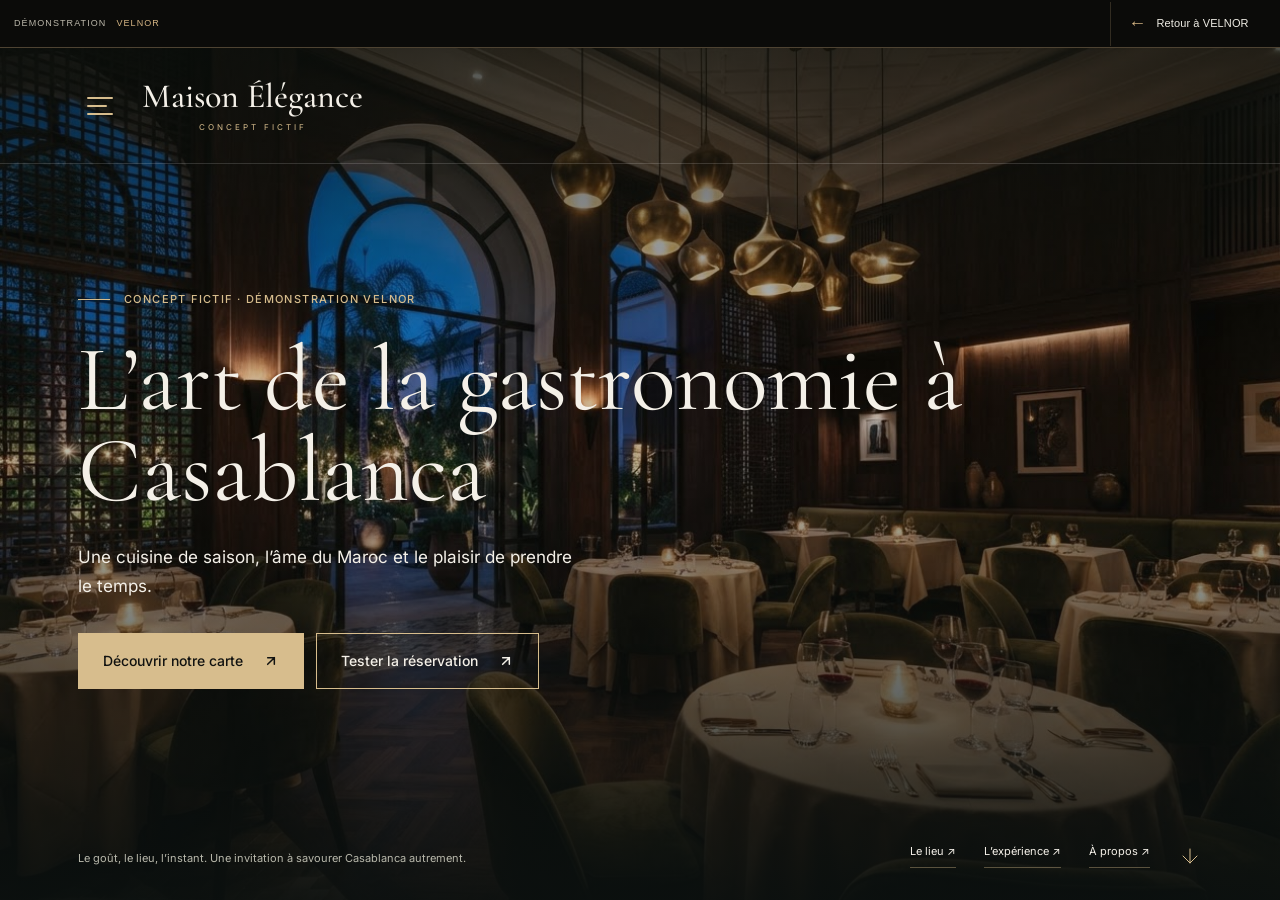
<file: index.html>
<!doctype html>
<html lang="fr"><head><meta charset="UTF-8"><meta name="viewport" content="width=device-width, initial-scale=1"><meta name="robots" content="noindex"><meta name="theme-color" content="#111210"><meta name="description" content="Maison Élégance, concept fictif de restaurant gastronomique à Casablanca. Une démonstration VELNOR."><title>Accueil · Maison Élégance</title><link rel="stylesheet" href="fonts.css"><link rel="stylesheet" href="style.css?v=20261017-1"><script src="app.js?v=20261017-1" defer></script><link rel="stylesheet" href="demo-return.css?v=20261108-1"></head><body class="home velnor-demo" data-demo="maison-elegance"><aside class="velnor-demo-bar" aria-label="Démonstration VELNOR"><span class="velnor-demo-label">Démonstration <b>VELNOR</b></span><a class="velnor-demo-back" href="https://wearevelnor.pages.dev/projets/maison-elegance/" aria-label="Retour à VELNOR — Projet Maison Élégance"><span aria-hidden="true">←</span> Retour à VELNOR</a></aside><div class="hero"><img class="hero-photo" src="assets/imgSalleAuCrepuscule.png" alt="Salle de Maison Élégance au crépuscule, tables dressées et lumière feutrée" fetchpriority="high"><a class="skip" href="#main">Aller au contenu</a><header class="header" data-node-id="4:5559"><div class="header-identity"><button class="menu-toggle" type="button" aria-label="Ouvrir le menu" aria-controls="site-menu" aria-expanded="false" aria-haspopup="dialog"><span class="menu-lines" aria-hidden="true"><span></span><span></span><span></span></span></button><a class="brand" href="index.html" aria-label="Maison Élégance, accueil"><span>Maison Élégance</span><small>CONCEPT FICTIF</small></a></div></header><main class="hero-content" id="main" data-node-id="4:5571"><div class="hero-invitation"><p class="eyebrow">Concept fictif · Démonstration VELNOR</p><h1>L’art de la gastronomie à Casablanca</h1><p class="hero-description">Une cuisine de saison, l’âme du Maroc et le plaisir de prendre le temps.</p><div class="actions"><a class="button gold" href="carte.html">Découvrir notre carte<img src="assets/imgArrowUpRight1.svg" alt="" width="16" height="16"></a><a class="button outline" href="reservation.html">Tester la réservation<img src="assets/imgArrowUpRight.svg" alt="" width="16" height="16"></a></div></div><div class="hero-bottom"><p>Le goût, le lieu, l’instant. Une invitation à savourer Casablanca autrement.</p><nav class="home-explore" aria-label="Découvrir la maison"><a href="maison.html" aria-label="Découvrir la maison">Le lieu ↗</a><a href="experience.html">L’expérience ↗</a><a href="contact.html">À propos ↗</a><a class="discover-arrow" href="maison.html" aria-label="Découvrir la maison"><img src="assets/imgArrowDown.svg" alt="" width="24" height="24"></a></nav></div></main></div><dialog class="navigation-drawer" id="site-menu" aria-label="Menu Maison Élégance"><div class="drawer-top"><button class="drawer-close" type="button" aria-label="Fermer le menu" autofocus><span class="menu-lines is-cross" aria-hidden="true"><span></span><span></span><span></span></span></button><span class="drawer-heading">Maison Élégance<small>CONCEPT FICTIF</small></span></div><div class="drawer-content"><p class="eyebrow">Explorez la maison</p><nav class="drawer-links" aria-label="Toutes les pages"><a href="index.html" aria-current="page"><span class="drawer-number" aria-hidden="true">01</span><span>Accueil</span><span class="drawer-link-arrow" aria-hidden="true">↗</span></a><a href="maison.html"><span class="drawer-number" aria-hidden="true">02</span><span>La maison</span><span class="drawer-link-arrow" aria-hidden="true">↗</span></a><a href="carte.html"><span class="drawer-number" aria-hidden="true">03</span><span>La carte</span><span class="drawer-link-arrow" aria-hidden="true">↗</span></a><a href="experience.html"><span class="drawer-number" aria-hidden="true">04</span><span>L’expérience</span><span class="drawer-link-arrow" aria-hidden="true">↗</span></a><a href="reservation.html"><span class="drawer-number" aria-hidden="true">05</span><span>Réservation</span><span class="drawer-link-arrow" aria-hidden="true">↗</span></a><a href="contact.html"><span class="drawer-number" aria-hidden="true">06</span><span>Contact</span><span class="drawer-link-arrow" aria-hidden="true">↗</span></a></nav><div class="drawer-signature"><span>MÉ</span><p>Le goût. Le lieu. L’instant.</p><small>GASTRONOMIE CONTEMPORAINE</small></div></div></dialog></body></html>
</file>
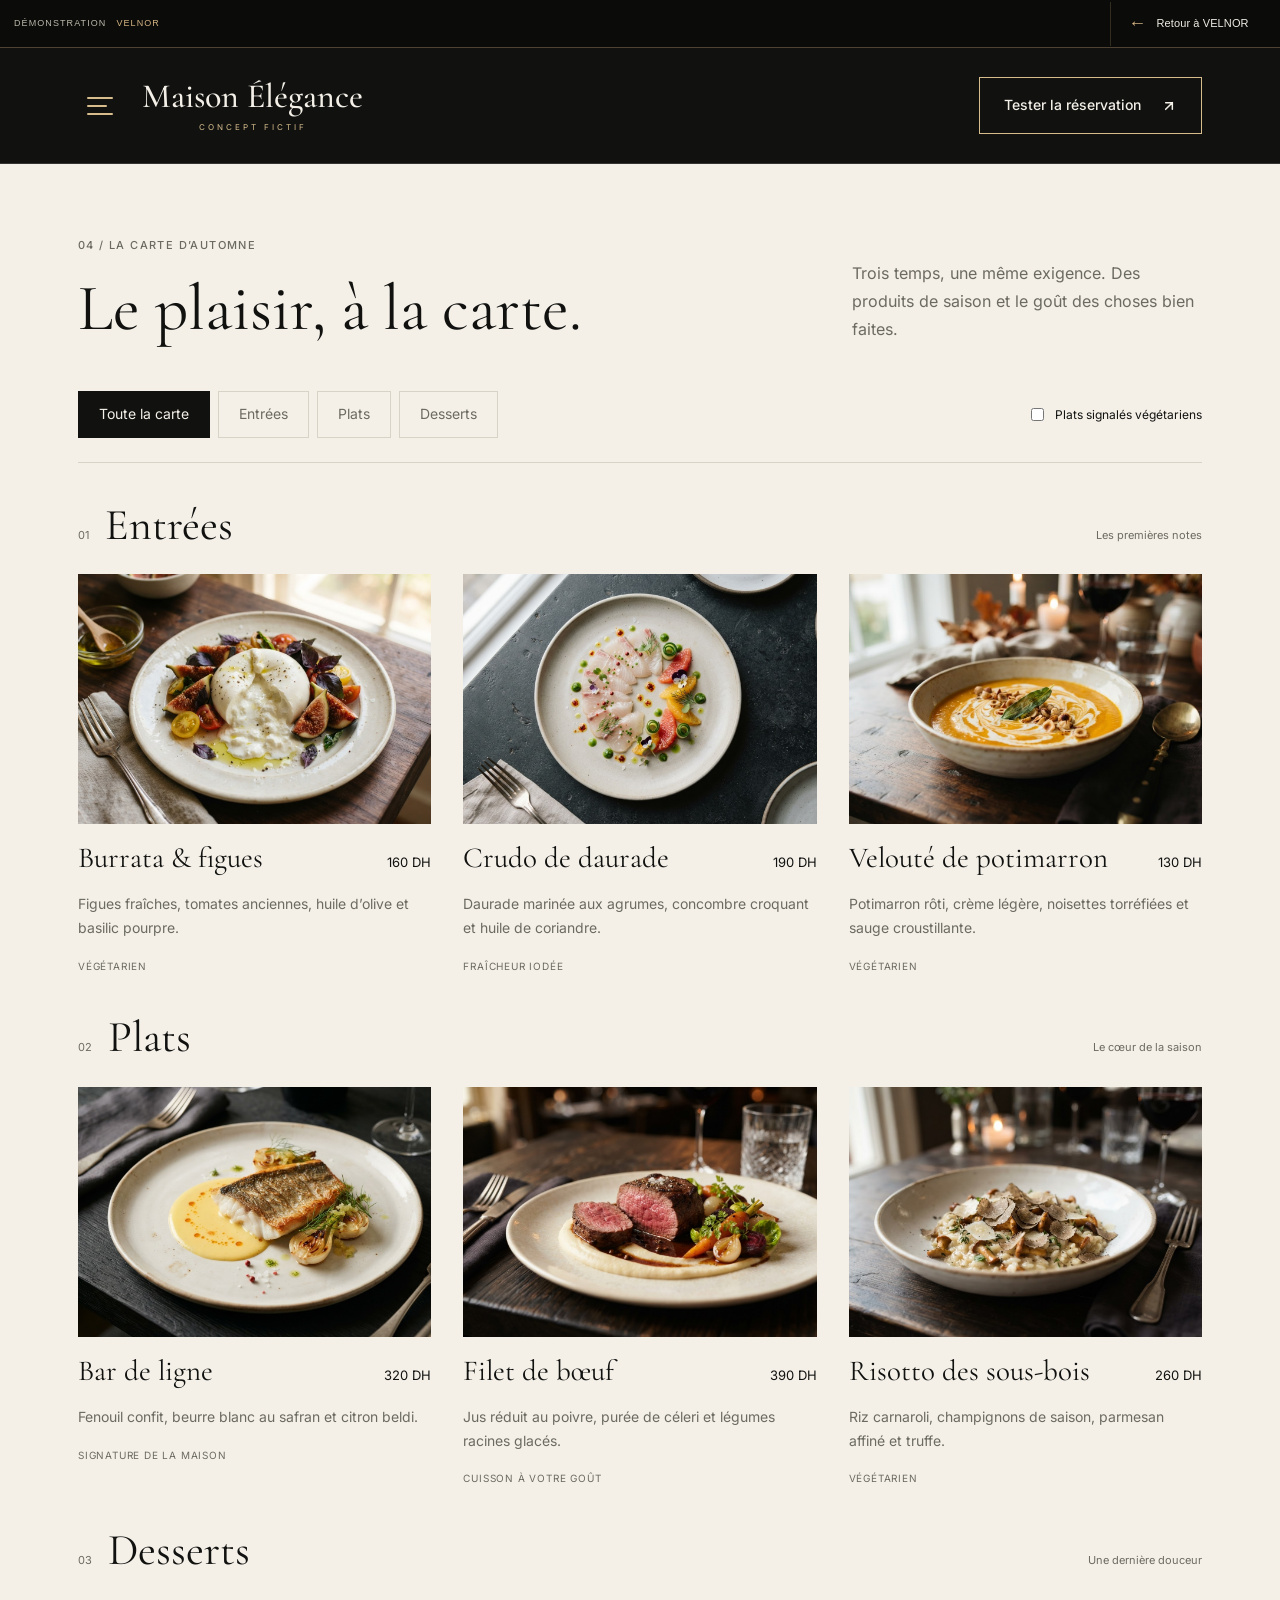
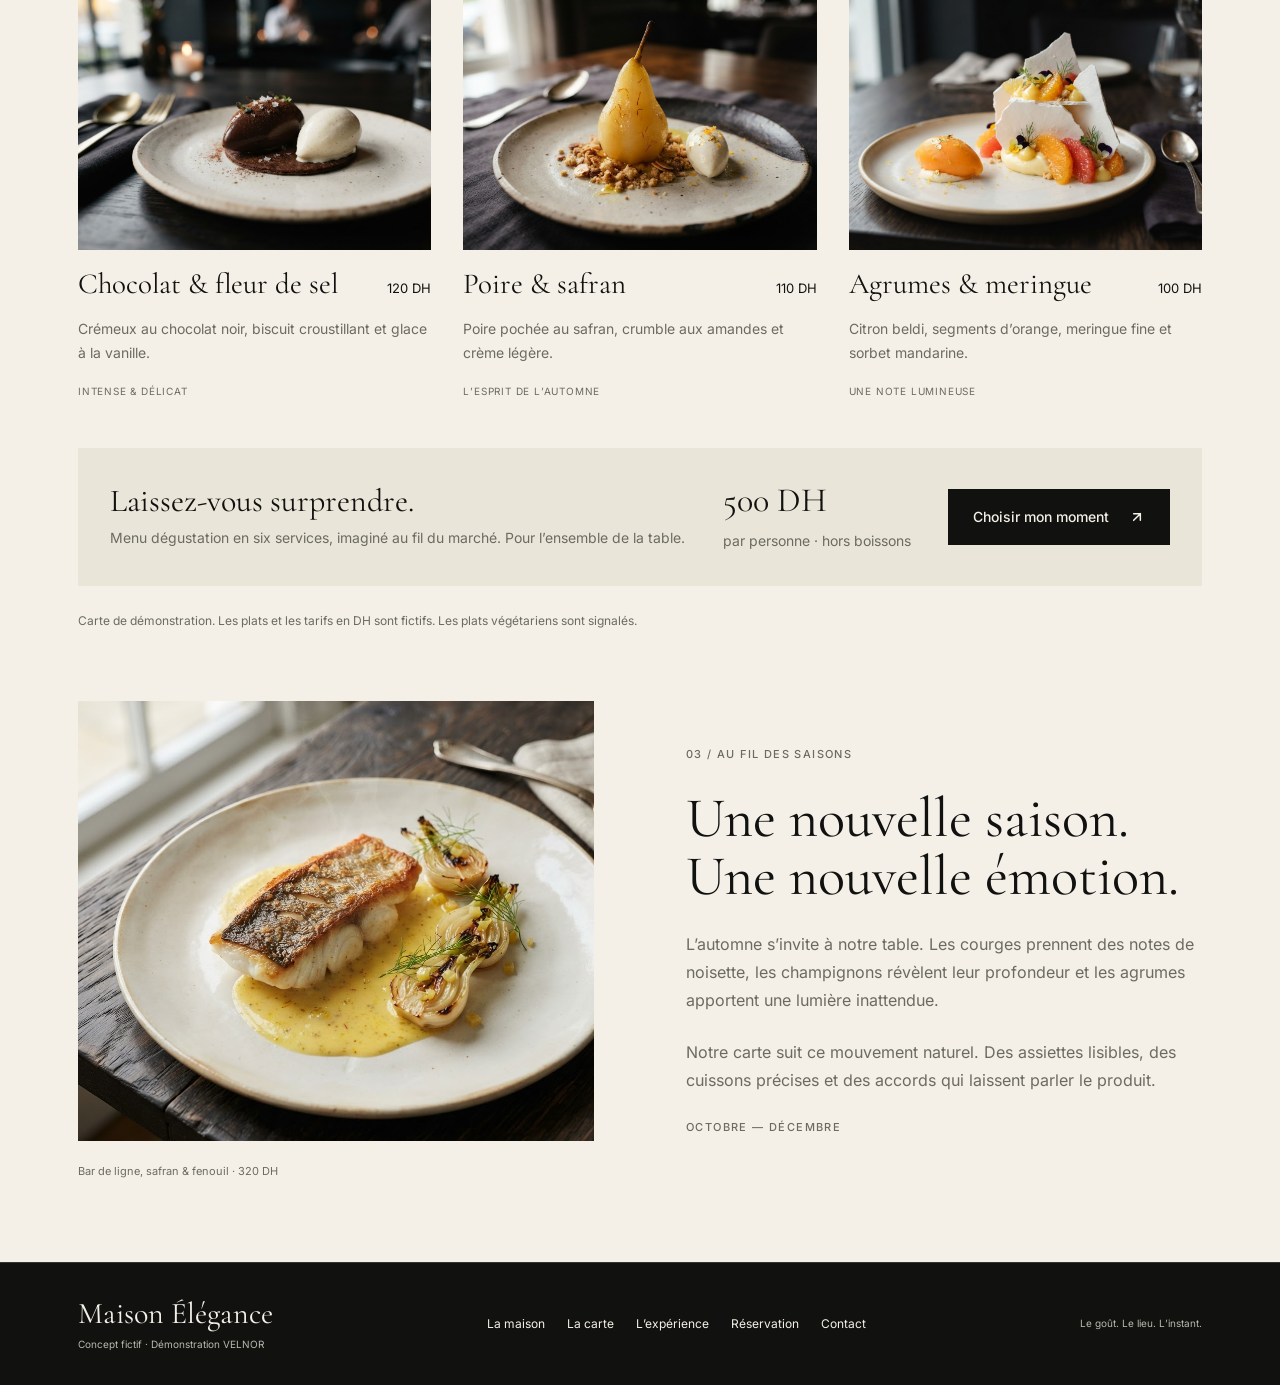
<file: carte.html>
<!doctype html>
<html lang="fr"><head><meta charset="UTF-8"><meta name="viewport" content="width=device-width, initial-scale=1"><meta name="robots" content="noindex"><meta name="theme-color" content="#111210"><meta name="description" content="Maison Élégance, concept fictif de restaurant gastronomique à Casablanca. Une démonstration VELNOR."><title>La carte · Maison Élégance</title><link rel="stylesheet" href="fonts.css"><link rel="stylesheet" href="style.css?v=20261017-1"><script src="app.js?v=20261017-1" defer></script><link rel="stylesheet" href="demo-return.css?v=20261108-1"></head><body class="velnor-demo" data-demo="maison-elegance"><aside class="velnor-demo-bar" aria-label="Démonstration VELNOR"><span class="velnor-demo-label">Démonstration <b>VELNOR</b></span><a class="velnor-demo-back" href="https://wearevelnor.pages.dev/projets/maison-elegance/" aria-label="Retour à VELNOR — Projet Maison Élégance"><span aria-hidden="true">←</span> Retour à VELNOR</a></aside><a class="skip" href="#main">Aller au contenu</a><header class="header" data-node-id="4:5559"><div class="header-identity"><button class="menu-toggle" type="button" aria-label="Ouvrir le menu" aria-controls="site-menu" aria-expanded="false" aria-haspopup="dialog"><span class="menu-lines" aria-hidden="true"><span></span><span></span><span></span></span></button><a class="brand" href="index.html" aria-label="Maison Élégance, accueil"><span>Maison Élégance</span><small>CONCEPT FICTIF</small></a></div><nav class="nav" id="navigation" aria-label="Réservation"><a class="button outline" href="reservation.html">Tester la réservation<img src="assets/imgArrowUpRight.svg" alt="" width="16" height="16"></a></nav></header><main class="page" id="main"><div class="page-intro"><div><p class="eyebrow">04 / La carte d’automne</p><h1>Le plaisir, à la carte.</h1></div><p>Trois temps, une même exigence. Des produits de saison et le goût des choses bien faites.</p></div><div class="filters" role="group" aria-label="Filtrer la carte"><button class="filter" data-filter="all" aria-pressed="true">Toute la carte</button><button class="filter" data-filter="entrees" aria-pressed="false">Entrées</button><button class="filter" data-filter="plats" aria-pressed="false">Plats</button><button class="filter" data-filter="desserts" aria-pressed="false">Desserts</button><label><input type="checkbox" id="vegetarian"> Plats signalés végétariens</label></div><p class="sr-only" id="menu-status" aria-live="polite" style="position:absolute;width:1px;height:1px;overflow:hidden;clip-path:inset(50%)">9 plats affichés</p><p class="empty" id="empty-menu" hidden>Aucun plat signalé végétarien dans cette catégorie. Essayez une autre catégorie ou désactivez le filtre.</p><section class="menu-section" data-category="entrees" aria-label="Entrées"><div class="category-heading"><span>01</span><h2>Entrées</h2><small>Les premières notes</small></div><div class="dishes"><button class="dish" data-vegetarian="true" aria-label="Découvrir Burrata &amp; figues"><span class="dish-image"><img src="assets/imgPhotographieDuPlat.png" alt="Burrata &amp; figues" loading="lazy"><span>Découvrir ↗</span></span><span class="dish-heading"><span class="dish-name" role="heading" aria-level="3">Burrata &amp; figues</span><span class="price">160 DH</span></span><span class="dish-description">Figues fraîches, tomates anciennes, huile d’olive et basilic pourpre.</span><span class="tag">Végétarien</span></button><button class="dish" data-vegetarian="false" aria-label="Découvrir Crudo de daurade"><span class="dish-image"><img src="assets/imgPhotographieDuPlat1.png" alt="Crudo de daurade" loading="lazy"><span>Découvrir ↗</span></span><span class="dish-heading"><span class="dish-name" role="heading" aria-level="3">Crudo de daurade</span><span class="price">190 DH</span></span><span class="dish-description">Daurade marinée aux agrumes, concombre croquant et huile de coriandre.</span><span class="tag">Fraîcheur iodée</span></button><button class="dish" data-vegetarian="true" aria-label="Découvrir Velouté de potimarron"><span class="dish-image"><img src="assets/imgPhotographieDuPlat2.png" alt="Velouté de potimarron" loading="lazy"><span>Découvrir ↗</span></span><span class="dish-heading"><span class="dish-name" role="heading" aria-level="3">Velouté de potimarron</span><span class="price">130 DH</span></span><span class="dish-description">Potimarron rôti, crème légère, noisettes torréfiées et sauge croustillante.</span><span class="tag">Végétarien</span></button></div></section><section class="menu-section" data-category="plats" aria-label="Plats"><div class="category-heading"><span>02</span><h2>Plats</h2><small>Le cœur de la saison</small></div><div class="dishes"><button class="dish" data-vegetarian="false" aria-label="Découvrir Bar de ligne"><span class="dish-image"><img src="assets/imgPhotographieDuPlat3.png" alt="Bar de ligne" loading="lazy"><span>Découvrir ↗</span></span><span class="dish-heading"><span class="dish-name" role="heading" aria-level="3">Bar de ligne</span><span class="price">320 DH</span></span><span class="dish-description">Fenouil confit, beurre blanc au safran et citron beldi.</span><span class="tag">Signature de la maison</span></button><button class="dish" data-vegetarian="false" aria-label="Découvrir Filet de bœuf"><span class="dish-image"><img src="assets/imgPhotographieDuPlat4.png" alt="Filet de bœuf" loading="lazy"><span>Découvrir ↗</span></span><span class="dish-heading"><span class="dish-name" role="heading" aria-level="3">Filet de bœuf</span><span class="price">390 DH</span></span><span class="dish-description">Jus réduit au poivre, purée de céleri et légumes racines glacés.</span><span class="tag">Cuisson à votre goût</span></button><button class="dish" data-vegetarian="true" aria-label="Découvrir Risotto des sous-bois"><span class="dish-image"><img src="assets/imgPhotographieDuPlat5.png" alt="Risotto des sous-bois" loading="lazy"><span>Découvrir ↗</span></span><span class="dish-heading"><span class="dish-name" role="heading" aria-level="3">Risotto des sous-bois</span><span class="price">260 DH</span></span><span class="dish-description">Riz carnaroli, champignons de saison, parmesan affiné et truffe.</span><span class="tag">Végétarien</span></button></div></section><section class="menu-section" data-category="desserts" aria-label="Desserts"><div class="category-heading"><span>03</span><h2>Desserts</h2><small>Une dernière douceur</small></div><div class="dishes"><button class="dish" data-vegetarian="false" aria-label="Découvrir Chocolat &amp; fleur de sel"><span class="dish-image"><img src="assets/imgPhotographieDuPlat6.png" alt="Chocolat &amp; fleur de sel" loading="lazy"><span>Découvrir ↗</span></span><span class="dish-heading"><span class="dish-name" role="heading" aria-level="3">Chocolat &amp; fleur de sel</span><span class="price">120 DH</span></span><span class="dish-description">Crémeux au chocolat noir, biscuit croustillant et glace à la vanille.</span><span class="tag">Intense & délicat</span></button><button class="dish" data-vegetarian="false" aria-label="Découvrir Poire &amp; safran"><span class="dish-image"><img src="assets/imgPhotographieDuPlat7.png" alt="Poire &amp; safran" loading="lazy"><span>Découvrir ↗</span></span><span class="dish-heading"><span class="dish-name" role="heading" aria-level="3">Poire &amp; safran</span><span class="price">110 DH</span></span><span class="dish-description">Poire pochée au safran, crumble aux amandes et crème légère.</span><span class="tag">L’esprit de l’automne</span></button><button class="dish" data-vegetarian="false" aria-label="Découvrir Agrumes &amp; meringue"><span class="dish-image"><img src="assets/imgPhotographieDuPlat8.png" alt="Agrumes &amp; meringue" loading="lazy"><span>Découvrir ↗</span></span><span class="dish-heading"><span class="dish-name" role="heading" aria-level="3">Agrumes &amp; meringue</span><span class="price">100 DH</span></span><span class="dish-description">Citron beldi, segments d’orange, meringue fine et sorbet mandarine.</span><span class="tag">Une note lumineuse</span></button></div></section><section class="tasting"><div><h2 style="font-size:32px">Laissez-vous surprendre.</h2><p>Menu dégustation en six services, imaginé au fil du marché. Pour l’ensemble de la table.</p></div><div><span class="tasting-price">500 DH</span><p>par personne · hors boissons</p></div><a class="button ink" href="reservation.html">Choisir mon moment<img src="assets/imgArrowUpRight.svg" alt="" width="16" height="16"></a></section><p class="menu-note">Carte de démonstration. Les plats et les tarifs en DH sont fictifs. Les plats végétariens sont signalés.</p><section class="split season"><figure style="margin:0"><img class="portrait" src="assets/imgBarEtFenouil.png" alt="Bar de ligne servi avec fenouil confit et beurre blanc au safran" loading="lazy"><figcaption class="caption">Bar de ligne, safran & fenouil · 320 DH</figcaption></figure><div class="editorial"><p class="eyebrow">03 / Au fil des saisons</p><h2>Une nouvelle saison. Une nouvelle émotion.</h2><p>L’automne s’invite à notre table. Les courges prennent des notes de noisette, les champignons révèlent leur profondeur et les agrumes apportent une lumière inattendue.</p><p>Notre carte suit ce mouvement naturel. Des assiettes lisibles, des cuissons précises et des accords qui laissent parler le produit.</p><p class="eyebrow">Octobre — Décembre</p></div></section></main><dialog id="dish-dialog" aria-labelledby="dish-title"><button class="dialog-close" aria-label="Fermer le détail du plat">×</button><img class="dialog-photo" alt=""><div class="dialog-content"><p class="tag"></p><div class="dish-heading"><h2 id="dish-title"></h2><span class="dialog-price price"></span></div><p class="dialog-description"></p><p class="form-info">Les ingrédients présentés ne constituent pas une liste exhaustive des allergènes.</p><a class="button ink" href="reservation.html">Tester la réservation<img src="assets/imgArrowUpRight.svg" alt="" width="16" height="16"></a></div></dialog><footer class="footer"><div><a class="footer-brand" href="index.html">Maison Élégance</a><p class="copyright">Concept fictif · Démonstration VELNOR</p></div><nav class="footer-links" aria-label="Navigation de pied de page"><a href="maison.html">La maison</a><a href="carte.html">La carte</a><a href="experience.html">L’expérience</a><a href="reservation.html">Réservation</a><a href="contact.html">Contact</a></nav><p>Le goût. Le lieu. L’instant.</p></footer><dialog class="navigation-drawer" id="site-menu" aria-label="Menu Maison Élégance"><div class="drawer-top"><button class="drawer-close" type="button" aria-label="Fermer le menu" autofocus><span class="menu-lines is-cross" aria-hidden="true"><span></span><span></span><span></span></span></button><span class="drawer-heading">Maison Élégance<small>CONCEPT FICTIF</small></span></div><div class="drawer-content"><p class="eyebrow">Explorez la maison</p><nav class="drawer-links" aria-label="Toutes les pages"><a href="index.html"><span class="drawer-number" aria-hidden="true">01</span><span>Accueil</span><span class="drawer-link-arrow" aria-hidden="true">↗</span></a><a href="maison.html"><span class="drawer-number" aria-hidden="true">02</span><span>La maison</span><span class="drawer-link-arrow" aria-hidden="true">↗</span></a><a href="carte.html" aria-current="page"><span class="drawer-number" aria-hidden="true">03</span><span>La carte</span><span class="drawer-link-arrow" aria-hidden="true">↗</span></a><a href="experience.html"><span class="drawer-number" aria-hidden="true">04</span><span>L’expérience</span><span class="drawer-link-arrow" aria-hidden="true">↗</span></a><a href="reservation.html"><span class="drawer-number" aria-hidden="true">05</span><span>Réservation</span><span class="drawer-link-arrow" aria-hidden="true">↗</span></a><a href="contact.html"><span class="drawer-number" aria-hidden="true">06</span><span>Contact</span><span class="drawer-link-arrow" aria-hidden="true">↗</span></a></nav><div class="drawer-signature"><span>MÉ</span><p>Le goût. Le lieu. L’instant.</p><small>GASTRONOMIE CONTEMPORAINE</small></div></div></dialog></body></html>
</file>
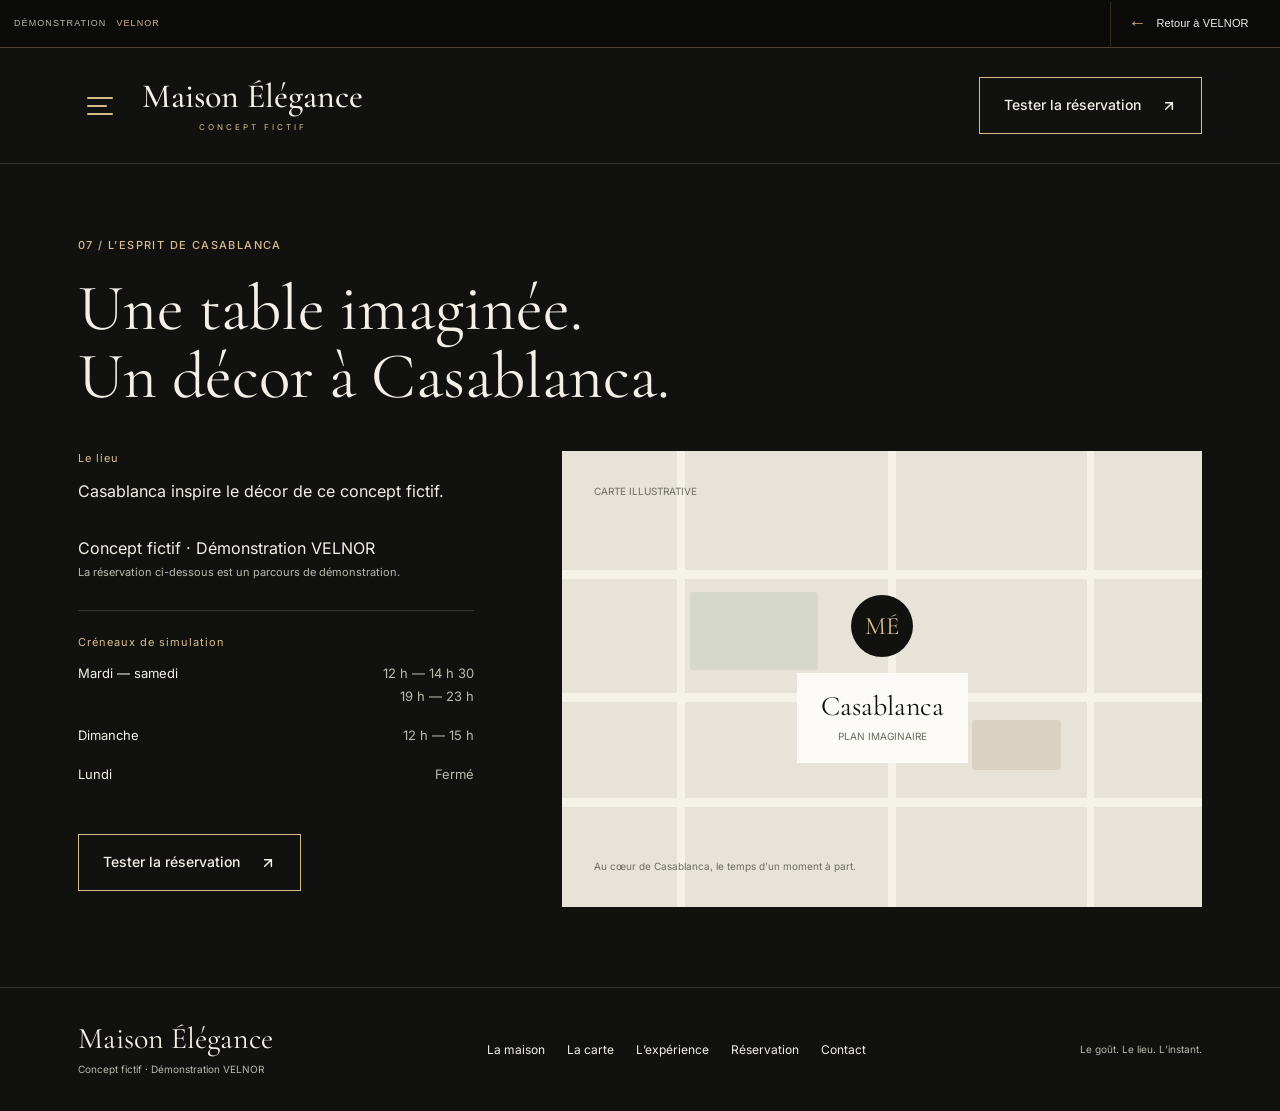
<file: contact.html>
<!doctype html>
<html lang="fr"><head><meta charset="UTF-8"><meta name="viewport" content="width=device-width, initial-scale=1"><meta name="robots" content="noindex"><meta name="theme-color" content="#111210"><meta name="description" content="Maison Élégance, concept fictif de restaurant gastronomique à Casablanca. Une démonstration VELNOR."><title>Contact · Maison Élégance</title><link rel="stylesheet" href="fonts.css"><link rel="stylesheet" href="style.css?v=20261017-1"><script src="app.js?v=20261017-1" defer></script><link rel="stylesheet" href="demo-return.css?v=20261108-1"></head><body class="contact-page velnor-demo" data-demo="maison-elegance"><aside class="velnor-demo-bar" aria-label="Démonstration VELNOR"><span class="velnor-demo-label">Démonstration <b>VELNOR</b></span><a class="velnor-demo-back" href="https://wearevelnor.pages.dev/projets/maison-elegance/" aria-label="Retour à VELNOR — Projet Maison Élégance"><span aria-hidden="true">←</span> Retour à VELNOR</a></aside><a class="skip" href="#main">Aller au contenu</a><header class="header" data-node-id="4:5559"><div class="header-identity"><button class="menu-toggle" type="button" aria-label="Ouvrir le menu" aria-controls="site-menu" aria-expanded="false" aria-haspopup="dialog"><span class="menu-lines" aria-hidden="true"><span></span><span></span><span></span></span></button><a class="brand" href="index.html" aria-label="Maison Élégance, accueil"><span>Maison Élégance</span><small>CONCEPT FICTIF</small></a></div><nav class="nav" id="navigation" aria-label="Réservation"><a class="button outline" href="reservation.html">Tester la réservation<img src="assets/imgArrowUpRight.svg" alt="" width="16" height="16"></a></nav></header><main class="page" id="main"><div class="page-intro"><div><p class="eyebrow">07 / L’esprit de Casablanca</p><h1>Une table imaginée.<br>Un décor à Casablanca.</h1></div></div><div class="contact-grid"><div class="contact-info"><div><h2>Le lieu</h2><p>Casablanca inspire le décor de ce concept fictif.</p></div><div><p>Concept fictif · Démonstration VELNOR</p><p class="form-info">La réservation ci-dessous est un parcours de démonstration.</p></div><section class="hours"><h2>Créneaux de simulation</h2><dl><dt>Mardi — samedi</dt><dd>12 h — 14 h 30<br>19 h — 23 h</dd><dt>Dimanche</dt><dd>12 h — 15 h</dd><dt>Lundi</dt><dd>Fermé</dd></dl></section><div class="contact-actions"><a class="button outline" href="reservation.html">Tester la réservation<img src="assets/imgArrowUpRight.svg" alt="" width="16" height="16"></a></div></div><div class="map" role="img" aria-label="Plan imaginaire inspiré de Casablanca"><div class="map-roads"></div><div class="map-garden"></div><div class="map-square"></div><p>CARTE ILLUSTRATIVE</p><div class="map-pin"><span>MÉ</span><div><strong>Casablanca</strong><small>PLAN IMAGINAIRE</small></div></div><p>Au cœur de Casablanca, le temps d’un moment à part.</p></div></div></main><footer class="footer"><div><a class="footer-brand" href="index.html">Maison Élégance</a><p class="copyright">Concept fictif · Démonstration VELNOR</p></div><nav class="footer-links" aria-label="Navigation de pied de page"><a href="maison.html">La maison</a><a href="carte.html">La carte</a><a href="experience.html">L’expérience</a><a href="reservation.html">Réservation</a><a href="contact.html">Contact</a></nav><p>Le goût. Le lieu. L’instant.</p></footer><dialog class="navigation-drawer" id="site-menu" aria-label="Menu Maison Élégance"><div class="drawer-top"><button class="drawer-close" type="button" aria-label="Fermer le menu" autofocus><span class="menu-lines is-cross" aria-hidden="true"><span></span><span></span><span></span></span></button><span class="drawer-heading">Maison Élégance<small>CONCEPT FICTIF</small></span></div><div class="drawer-content"><p class="eyebrow">Explorez la maison</p><nav class="drawer-links" aria-label="Toutes les pages"><a href="index.html"><span class="drawer-number" aria-hidden="true">01</span><span>Accueil</span><span class="drawer-link-arrow" aria-hidden="true">↗</span></a><a href="maison.html"><span class="drawer-number" aria-hidden="true">02</span><span>La maison</span><span class="drawer-link-arrow" aria-hidden="true">↗</span></a><a href="carte.html"><span class="drawer-number" aria-hidden="true">03</span><span>La carte</span><span class="drawer-link-arrow" aria-hidden="true">↗</span></a><a href="experience.html"><span class="drawer-number" aria-hidden="true">04</span><span>L’expérience</span><span class="drawer-link-arrow" aria-hidden="true">↗</span></a><a href="reservation.html"><span class="drawer-number" aria-hidden="true">05</span><span>Réservation</span><span class="drawer-link-arrow" aria-hidden="true">↗</span></a><a href="contact.html" aria-current="page"><span class="drawer-number" aria-hidden="true">06</span><span>Contact</span><span class="drawer-link-arrow" aria-hidden="true">↗</span></a></nav><div class="drawer-signature"><span>MÉ</span><p>Le goût. Le lieu. L’instant.</p><small>GASTRONOMIE CONTEMPORAINE</small></div></div></dialog></body></html>
</file>
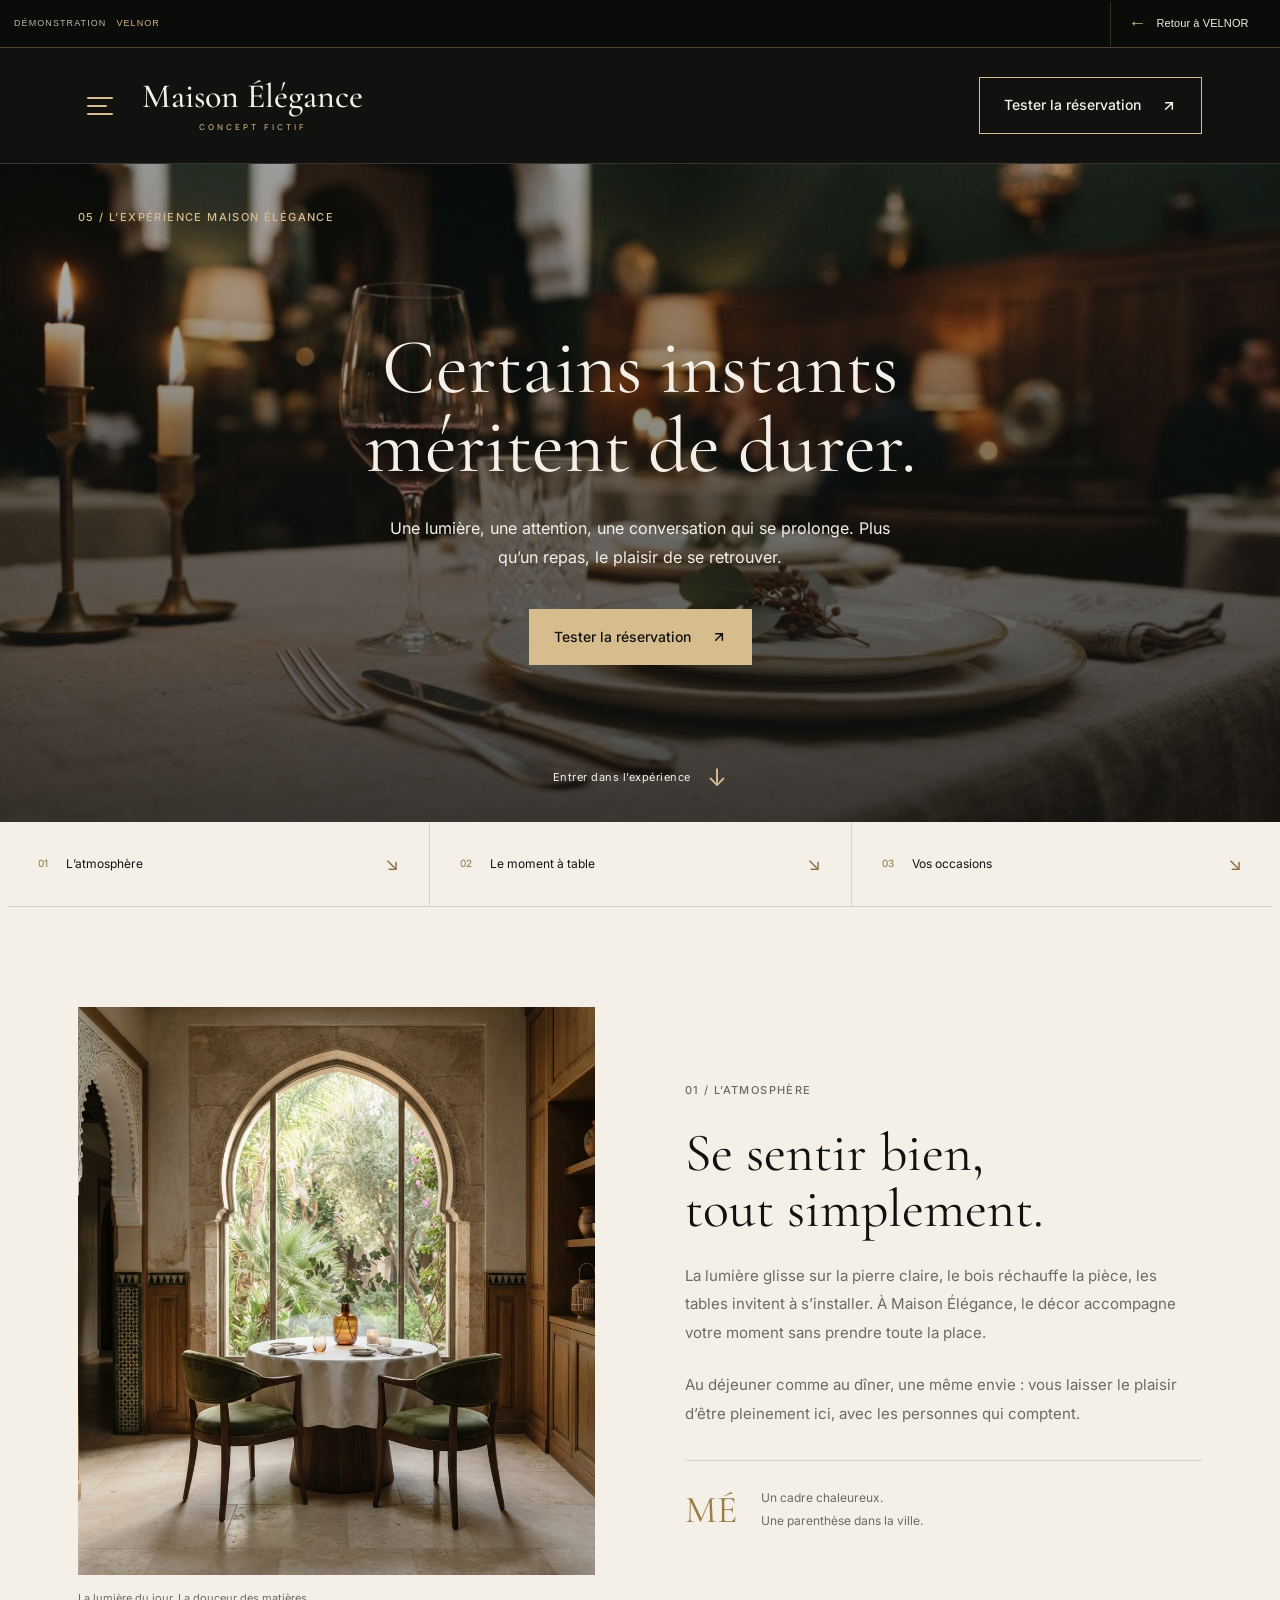
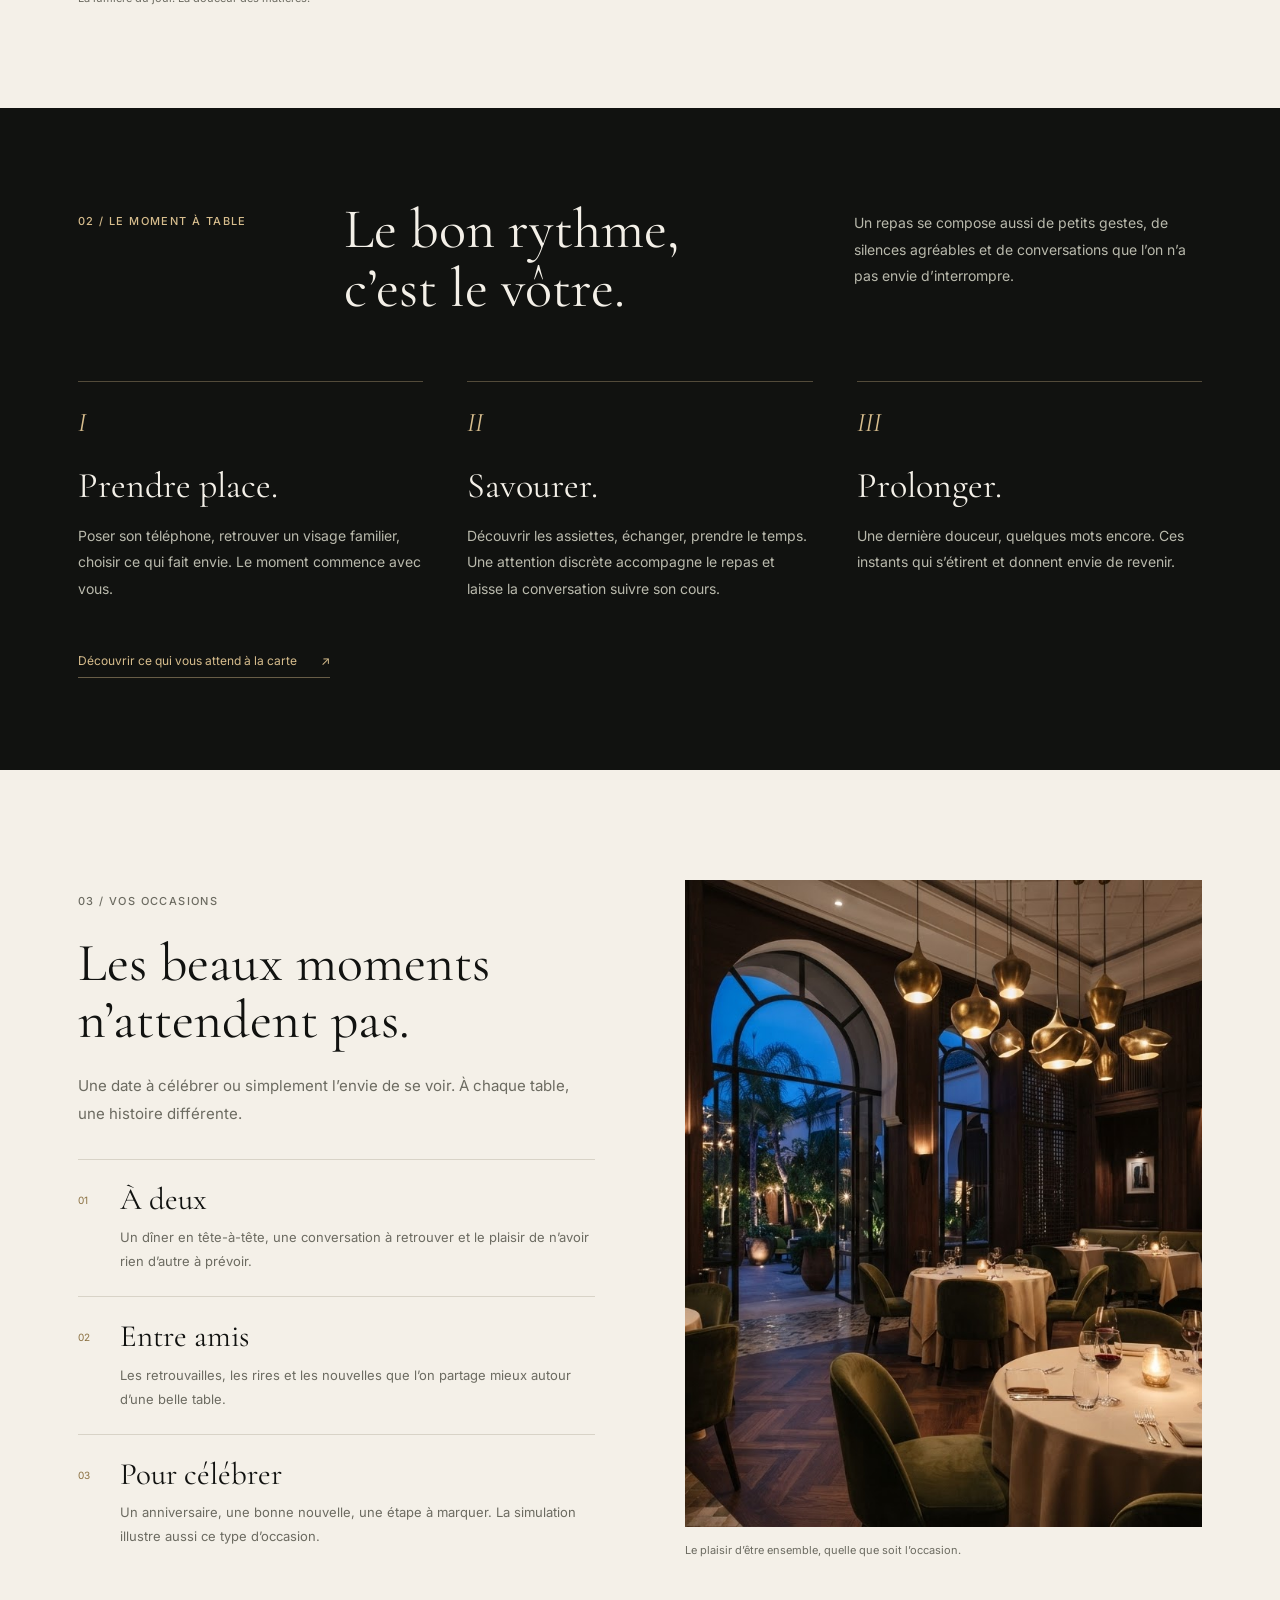
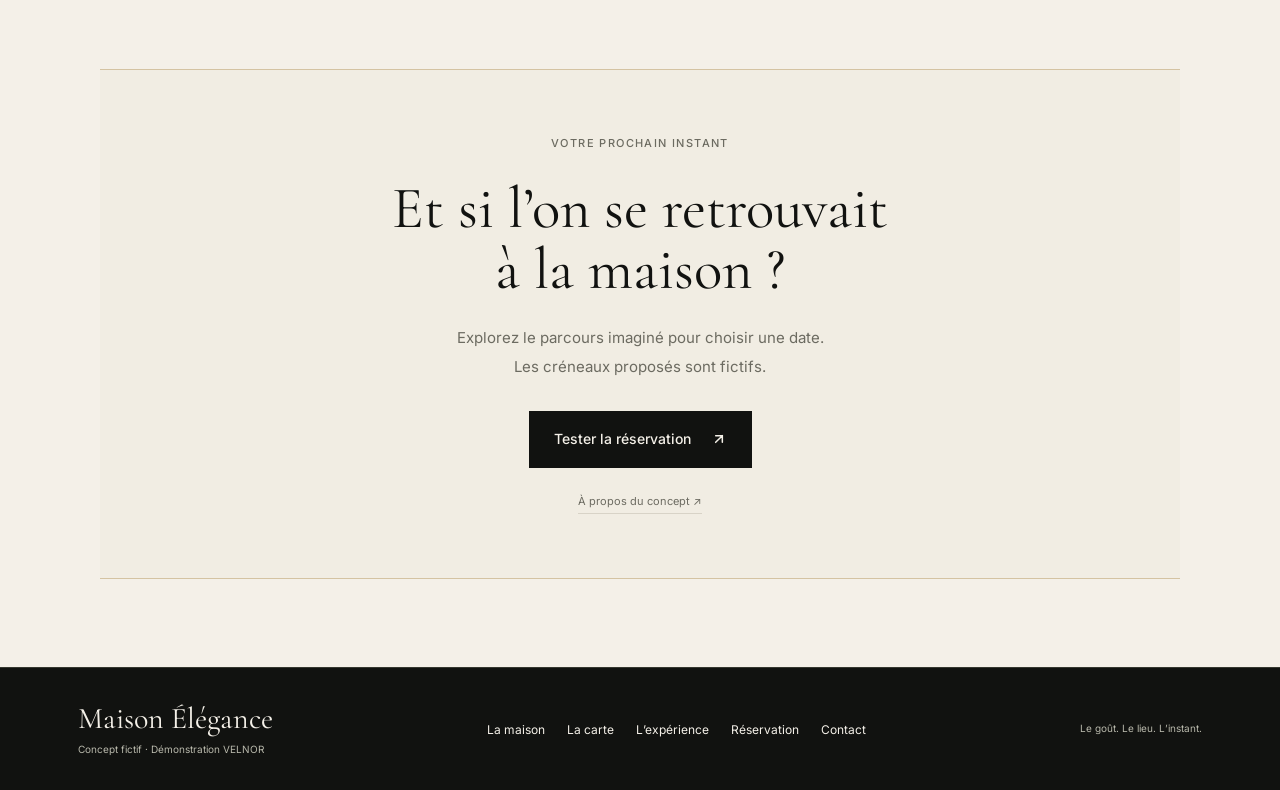
<file: experience.html>
<!doctype html>
<html lang="fr"><head><meta charset="UTF-8"><meta name="viewport" content="width=device-width, initial-scale=1"><meta name="robots" content="noindex"><meta name="theme-color" content="#111210"><meta name="description" content="Découvrez l’expérience Maison Élégance à Casablanca : une atmosphère chaleureuse, le plaisir de prendre son temps et une table pour vos beaux moments."><title>L’expérience · Maison Élégance</title><link rel="stylesheet" href="fonts.css"><link rel="stylesheet" href="style.css?v=20261017-1"><script src="app.js?v=20261017-1" defer></script><link rel="stylesheet" href="demo-return.css?v=20261108-1"></head><body class="velnor-demo" data-demo="maison-elegance"><aside class="velnor-demo-bar" aria-label="Démonstration VELNOR"><span class="velnor-demo-label">Démonstration <b>VELNOR</b></span><a class="velnor-demo-back" href="https://wearevelnor.pages.dev/projets/maison-elegance/" aria-label="Retour à VELNOR — Projet Maison Élégance"><span aria-hidden="true">←</span> Retour à VELNOR</a></aside><a class="skip" href="#main">Aller au contenu</a><header class="header" data-node-id="4:5559"><div class="header-identity"><button class="menu-toggle" type="button" aria-label="Ouvrir le menu" aria-controls="site-menu" aria-expanded="false" aria-haspopup="dialog"><span class="menu-lines" aria-hidden="true"><span></span><span></span><span></span></span></button><a class="brand" href="index.html" aria-label="Maison Élégance, accueil"><span>Maison Élégance</span><small>CONCEPT FICTIF</small></a></div><nav class="nav" id="navigation" aria-label="Réservation"><a class="button outline" href="reservation.html">Tester la réservation<img src="assets/imgArrowUpRight.svg" alt="" width="16" height="16"></a></nav></header><main class="experience-page" id="main">
  <section class="experience experience-intro" aria-labelledby="experience-title">
    <img class="experience-photo" src="assets/imgLartDeLaTable.png" alt="Une table dressée à la lueur des chandelles" width="1584" height="672" fetchpriority="high">
    <p class="eyebrow">05 / L’expérience Maison Élégance</p>
    <div class="experience-invitation">
      <h1 id="experience-title">Certains instants<br>méritent de durer.</h1>
      <p>Une lumière, une attention, une conversation qui se prolonge. Plus qu’un repas, le plaisir de se retrouver.</p>
      <a class="button gold" href="reservation.html">Tester la réservation<img src="assets/imgArrowUpRight1.svg" alt="" width="16" height="16"></a>
    </div>
    <a class="experience-discover" href="#atmosphere">Entrer dans l’expérience<span aria-hidden="true">↓</span></a>
  </section>

  <nav class="experience-chapters" aria-label="Les moments de l’expérience">
    <a href="#atmosphere"><span>01</span>L’atmosphère<span aria-hidden="true">↘</span></a>
    <a href="#a-table"><span>02</span>Le moment à table<span aria-hidden="true">↘</span></a>
    <a href="#occasions"><span>03</span>Vos occasions<span aria-hidden="true">↘</span></a>
  </nav>

  <section class="experience-story experience-atmosphere" id="atmosphere" aria-labelledby="atmosphere-title">
    <figure class="experience-figure">
      <img src="assets/imgLaLumiereDeLaSalle.png" alt="Une table pour deux près d’une grande fenêtre en arche, entre pierre claire et bois chaleureux" width="1024" height="1024" loading="lazy" decoding="async">
      <figcaption>La lumière du jour. La douceur des matières.</figcaption>
    </figure>
    <div class="experience-copy">
      <p class="eyebrow">01 / L’atmosphère</p>
      <h2 id="atmosphere-title">Se sentir bien,<br>tout simplement.</h2>
      <p>La lumière glisse sur la pierre claire, le bois réchauffe la pièce, les tables invitent à s’installer. À Maison Élégance, le décor accompagne votre moment sans prendre toute la place.</p>
      <p>Au déjeuner comme au dîner, une même envie : vous laisser le plaisir d’être pleinement ici, avec les personnes qui comptent.</p>
      <div class="experience-detail"><span aria-hidden="true">MÉ</span><p>Un cadre chaleureux.<br>Une parenthèse dans la ville.</p></div>
    </div>
  </section>

  <section class="experience-ritual" id="a-table" aria-labelledby="ritual-title">
    <div class="experience-ritual-inner">
      <div class="experience-ritual-heading">
        <p class="eyebrow">02 / Le moment à table</p>
        <h2 id="ritual-title">Le bon rythme,<br>c’est le vôtre.</h2>
        <p>Un repas se compose aussi de petits gestes, de silences agréables et de conversations que l’on n’a pas envie d’interrompre.</p>
      </div>
      <div class="experience-steps">
        <article><span class="experience-step-number">I</span><h3>Prendre place.</h3><p>Poser son téléphone, retrouver un visage familier, choisir ce qui fait envie. Le moment commence avec vous.</p></article>
        <article><span class="experience-step-number">II</span><h3>Savourer.</h3><p>Découvrir les assiettes, échanger, prendre le temps. Une attention discrète accompagne le repas et laisse la conversation suivre son cours.</p></article>
        <article><span class="experience-step-number">III</span><h3>Prolonger.</h3><p>Une dernière douceur, quelques mots encore. Ces instants qui s’étirent et donnent envie de revenir.</p></article>
      </div>
      <a class="experience-text-link" href="carte.html">Découvrir ce qui vous attend à la carte <span aria-hidden="true">↗</span></a>
    </div>
  </section>

  <section class="experience-story experience-occasions" id="occasions" aria-labelledby="occasions-title">
    <div class="experience-copy">
      <p class="eyebrow">03 / Vos occasions</p>
      <h2 id="occasions-title">Les beaux moments<br>n’attendent pas.</h2>
      <p>Une date à célébrer ou simplement l’envie de se voir. À chaque table, une histoire différente.</p>
      <div class="experience-occasion-list">
        <article><span aria-hidden="true">01</span><div><h3>À deux</h3><p>Un dîner en tête-à-tête, une conversation à retrouver et le plaisir de n’avoir rien d’autre à prévoir.</p></div></article>
        <article><span aria-hidden="true">02</span><div><h3>Entre amis</h3><p>Les retrouvailles, les rires et les nouvelles que l’on partage mieux autour d’une belle table.</p></div></article>
        <article><span aria-hidden="true">03</span><div><h3>Pour célébrer</h3><p>Un anniversaire, une bonne nouvelle, une étape à marquer. La simulation illustre aussi ce type d’occasion.</p></div></article>
      </div>
    </div>
    <figure class="experience-figure">
      <img src="assets/imgSalleAuCrepuscule.png" alt="La salle de Maison Élégance au crépuscule, avec ses tables dressées et ses suspensions lumineuses" width="1264" height="848" loading="lazy" decoding="async">
      <figcaption>Le plaisir d’être ensemble, quelle que soit l’occasion.</figcaption>
    </figure>
  </section>

  <section class="experience-closing" aria-labelledby="closing-title">
    <p class="eyebrow">Votre prochain instant</p>
    <h2 id="closing-title">Et si l’on se retrouvait<br>à la maison ?</h2>
    <p>Explorez le parcours imaginé pour choisir une date.<br>Les créneaux proposés sont fictifs.</p>
    <a class="button ink" href="reservation.html">Tester la réservation<img src="assets/imgArrowUpRight.svg" alt="" width="16" height="16"></a>
    <a class="experience-contact-link" href="contact.html">À propos du concept <span aria-hidden="true">↗</span></a>
  </section>
</main><footer class="footer"><div><a class="footer-brand" href="index.html">Maison Élégance</a><p class="copyright">Concept fictif · Démonstration VELNOR</p></div><nav class="footer-links" aria-label="Navigation de pied de page"><a href="maison.html">La maison</a><a href="carte.html">La carte</a><a href="experience.html">L’expérience</a><a href="reservation.html">Réservation</a><a href="contact.html">Contact</a></nav><p>Le goût. Le lieu. L’instant.</p></footer><dialog class="navigation-drawer" id="site-menu" aria-label="Menu Maison Élégance"><div class="drawer-top"><button class="drawer-close" type="button" aria-label="Fermer le menu" autofocus><span class="menu-lines is-cross" aria-hidden="true"><span></span><span></span><span></span></span></button><span class="drawer-heading">Maison Élégance<small>CONCEPT FICTIF</small></span></div><div class="drawer-content"><p class="eyebrow">Explorez la maison</p><nav class="drawer-links" aria-label="Toutes les pages"><a href="index.html"><span class="drawer-number" aria-hidden="true">01</span><span>Accueil</span><span class="drawer-link-arrow" aria-hidden="true">↗</span></a><a href="maison.html"><span class="drawer-number" aria-hidden="true">02</span><span>La maison</span><span class="drawer-link-arrow" aria-hidden="true">↗</span></a><a href="carte.html"><span class="drawer-number" aria-hidden="true">03</span><span>La carte</span><span class="drawer-link-arrow" aria-hidden="true">↗</span></a><a href="experience.html" aria-current="page"><span class="drawer-number" aria-hidden="true">04</span><span>L’expérience</span><span class="drawer-link-arrow" aria-hidden="true">↗</span></a><a href="reservation.html"><span class="drawer-number" aria-hidden="true">05</span><span>Réservation</span><span class="drawer-link-arrow" aria-hidden="true">↗</span></a><a href="contact.html"><span class="drawer-number" aria-hidden="true">06</span><span>Contact</span><span class="drawer-link-arrow" aria-hidden="true">↗</span></a></nav><div class="drawer-signature"><span>MÉ</span><p>Le goût. Le lieu. L’instant.</p><small>GASTRONOMIE CONTEMPORAINE</small></div></div></dialog></body></html>
</file>
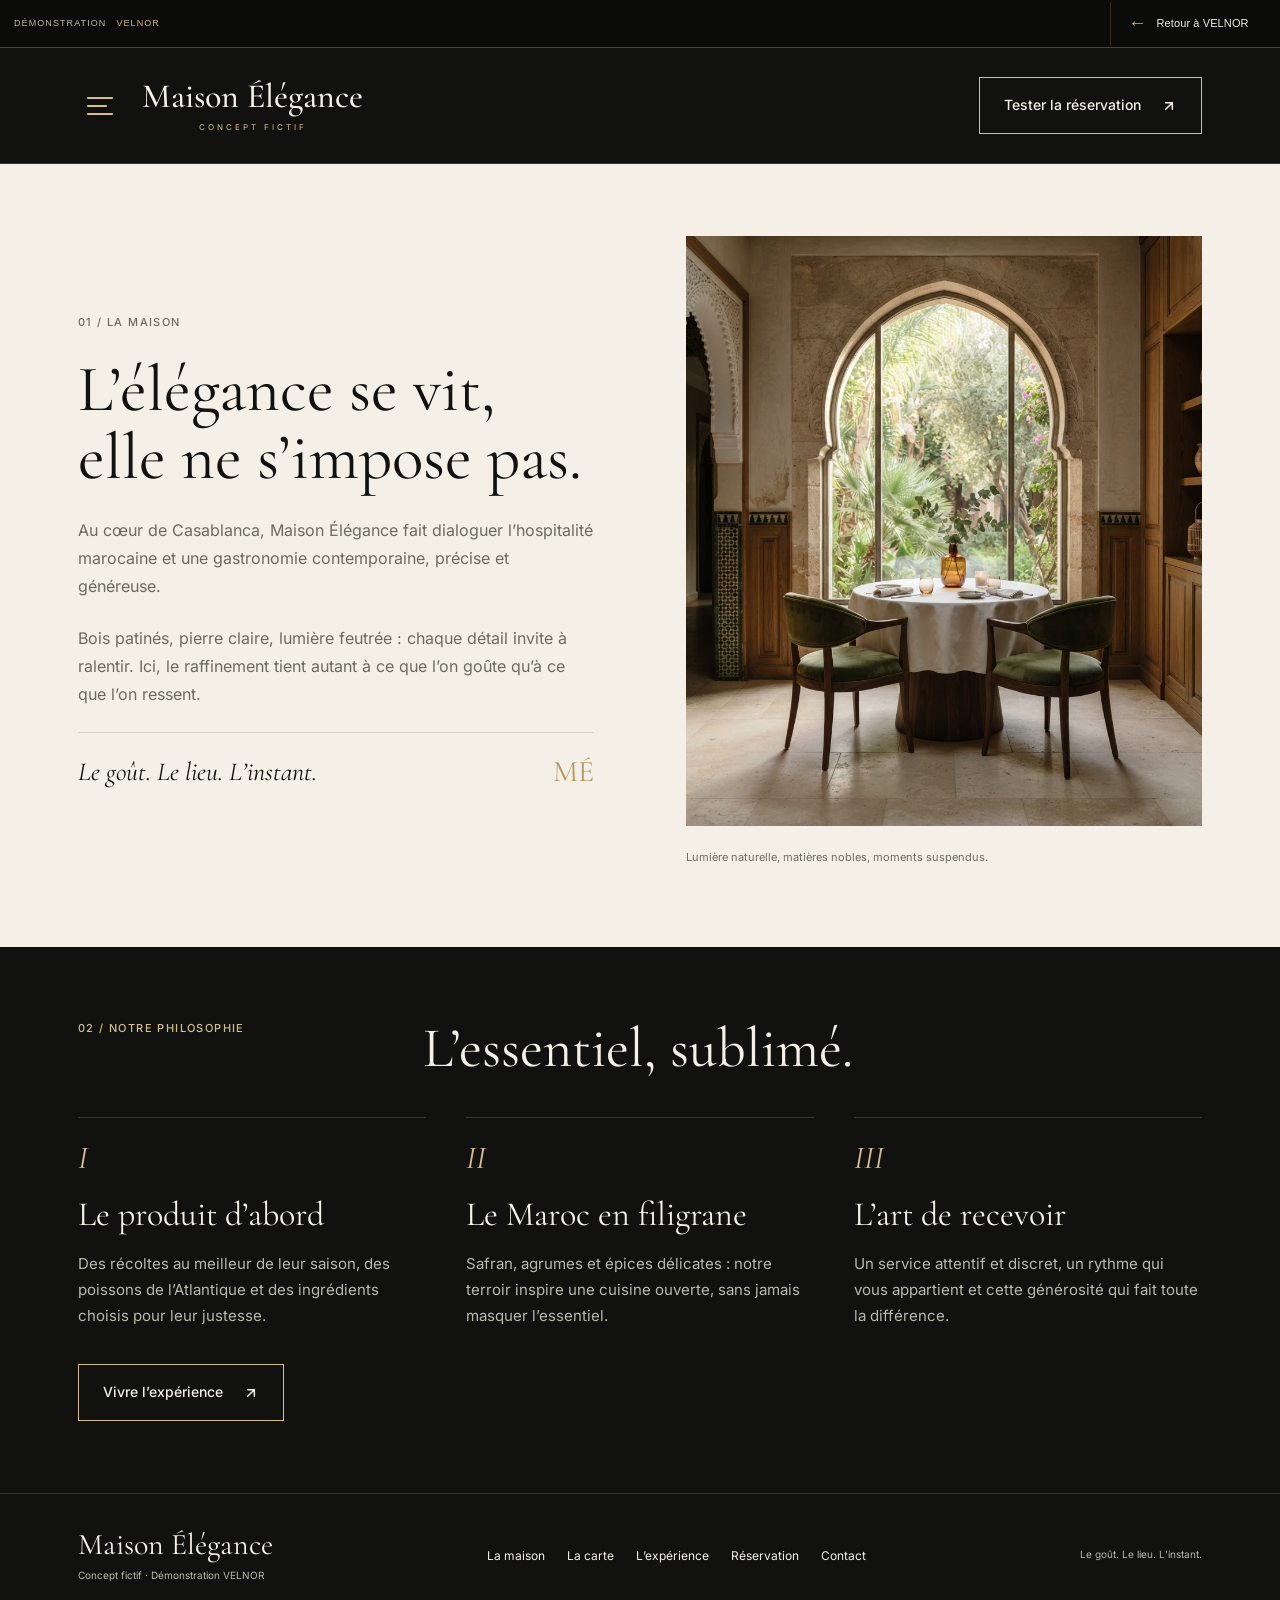
<file: maison.html>
<!doctype html>
<html lang="fr"><head><meta charset="UTF-8"><meta name="viewport" content="width=device-width, initial-scale=1"><meta name="robots" content="noindex"><meta name="theme-color" content="#111210"><meta name="description" content="Maison Élégance, concept fictif de restaurant gastronomique à Casablanca. Une démonstration VELNOR."><title>La maison · Maison Élégance</title><link rel="stylesheet" href="fonts.css"><link rel="stylesheet" href="style.css?v=20261017-1"><script src="app.js?v=20261017-1" defer></script><link rel="stylesheet" href="demo-return.css?v=20261108-1"></head><body class="velnor-demo" data-demo="maison-elegance"><aside class="velnor-demo-bar" aria-label="Démonstration VELNOR"><span class="velnor-demo-label">Démonstration <b>VELNOR</b></span><a class="velnor-demo-back" href="https://wearevelnor.pages.dev/projets/maison-elegance/" aria-label="Retour à VELNOR — Projet Maison Élégance"><span aria-hidden="true">←</span> Retour à VELNOR</a></aside><a class="skip" href="#main">Aller au contenu</a><header class="header" data-node-id="4:5559"><div class="header-identity"><button class="menu-toggle" type="button" aria-label="Ouvrir le menu" aria-controls="site-menu" aria-expanded="false" aria-haspopup="dialog"><span class="menu-lines" aria-hidden="true"><span></span><span></span><span></span></span></button><a class="brand" href="index.html" aria-label="Maison Élégance, accueil"><span>Maison Élégance</span><small>CONCEPT FICTIF</small></a></div><nav class="nav" id="navigation" aria-label="Réservation"><a class="button outline" href="reservation.html">Tester la réservation<img src="assets/imgArrowUpRight.svg" alt="" width="16" height="16"></a></nav></header><main id="main"><section class="page split"><div class="editorial"><p class="eyebrow">01 / La maison</p><h1>L’élégance se vit, elle ne s’impose pas.</h1><p>Au cœur de Casablanca, Maison Élégance fait dialoguer l’hospitalité marocaine et une gastronomie contemporaine, précise et généreuse.</p><p>Bois patinés, pierre claire, lumière feutrée : chaque détail invite à ralentir. Ici, le raffinement tient autant à ce que l’on goûte qu’à ce que l’on ressent.</p><div class="signature">Le goût. Le lieu. L’instant.<span>MÉ</span></div></div><figure style="margin:0"><img class="portrait" src="assets/imgLaLumiereDeLaSalle.png" alt="Salle lumineuse avec une grande fenêtre en arche et des matières nobles"><figcaption class="caption">Lumière naturelle, matières nobles, moments suspendus.</figcaption></figure></section><section class="philosophy"><div><div class="philosophy-title"><p class="eyebrow">02 / Notre philosophie</p><h2>L’essentiel, sublimé.</h2></div><div class="convictions"><article class="conviction"><p class="roman">I</p><h3>Le produit d’abord</h3><p>Des récoltes au meilleur de leur saison, des poissons de l’Atlantique et des ingrédients choisis pour leur justesse.</p></article><article class="conviction"><p class="roman">II</p><h3>Le Maroc en filigrane</h3><p>Safran, agrumes et épices délicates : notre terroir inspire une cuisine ouverte, sans jamais masquer l’essentiel.</p></article><article class="conviction"><p class="roman">III</p><h3>L’art de recevoir</h3><p>Un service attentif et discret, un rythme qui vous appartient et cette générosité qui fait toute la différence.</p></article></div><div class="next-page"><a class="button outline" href="experience.html">Vivre l’expérience<img src="assets/imgArrowUpRight.svg" alt="" width="16" height="16"></a></div></div></section></main><footer class="footer"><div><a class="footer-brand" href="index.html">Maison Élégance</a><p class="copyright">Concept fictif · Démonstration VELNOR</p></div><nav class="footer-links" aria-label="Navigation de pied de page"><a href="maison.html">La maison</a><a href="carte.html">La carte</a><a href="experience.html">L’expérience</a><a href="reservation.html">Réservation</a><a href="contact.html">Contact</a></nav><p>Le goût. Le lieu. L’instant.</p></footer><dialog class="navigation-drawer" id="site-menu" aria-label="Menu Maison Élégance"><div class="drawer-top"><button class="drawer-close" type="button" aria-label="Fermer le menu" autofocus><span class="menu-lines is-cross" aria-hidden="true"><span></span><span></span><span></span></span></button><span class="drawer-heading">Maison Élégance<small>CONCEPT FICTIF</small></span></div><div class="drawer-content"><p class="eyebrow">Explorez la maison</p><nav class="drawer-links" aria-label="Toutes les pages"><a href="index.html"><span class="drawer-number" aria-hidden="true">01</span><span>Accueil</span><span class="drawer-link-arrow" aria-hidden="true">↗</span></a><a href="maison.html" aria-current="page"><span class="drawer-number" aria-hidden="true">02</span><span>La maison</span><span class="drawer-link-arrow" aria-hidden="true">↗</span></a><a href="carte.html"><span class="drawer-number" aria-hidden="true">03</span><span>La carte</span><span class="drawer-link-arrow" aria-hidden="true">↗</span></a><a href="experience.html"><span class="drawer-number" aria-hidden="true">04</span><span>L’expérience</span><span class="drawer-link-arrow" aria-hidden="true">↗</span></a><a href="reservation.html"><span class="drawer-number" aria-hidden="true">05</span><span>Réservation</span><span class="drawer-link-arrow" aria-hidden="true">↗</span></a><a href="contact.html"><span class="drawer-number" aria-hidden="true">06</span><span>Contact</span><span class="drawer-link-arrow" aria-hidden="true">↗</span></a></nav><div class="drawer-signature"><span>MÉ</span><p>Le goût. Le lieu. L’instant.</p><small>GASTRONOMIE CONTEMPORAINE</small></div></div></dialog></body></html>
</file>
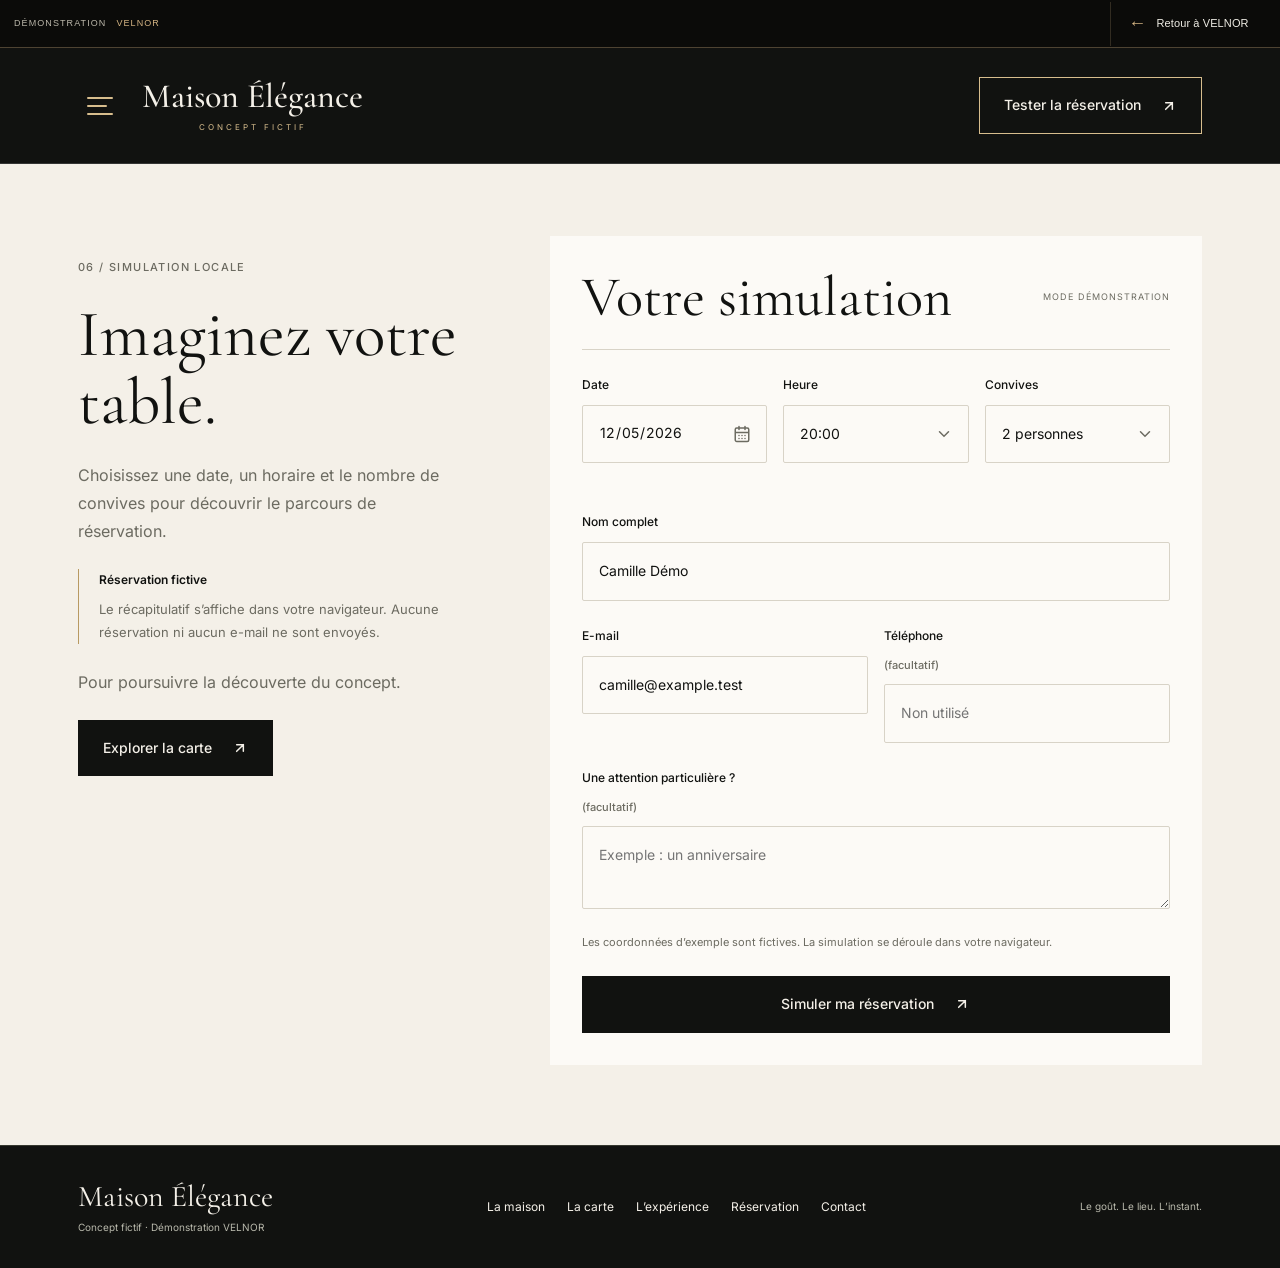
<file: reservation.html>
<!doctype html>
<html lang="fr"><head><meta charset="UTF-8"><meta name="viewport" content="width=device-width, initial-scale=1"><meta name="robots" content="noindex"><meta name="theme-color" content="#111210"><meta name="description" content="Maison Élégance, concept fictif de restaurant gastronomique à Casablanca. Une démonstration VELNOR."><title>Réservation · Maison Élégance</title><link rel="stylesheet" href="fonts.css"><link rel="stylesheet" href="style.css?v=20261017-1"><script src="app.js?v=20261017-1" defer></script><link rel="stylesheet" href="demo-return.css?v=20261108-1"></head><body class="velnor-demo" data-demo="maison-elegance"><aside class="velnor-demo-bar" aria-label="Démonstration VELNOR"><span class="velnor-demo-label">Démonstration <b>VELNOR</b></span><a class="velnor-demo-back" href="https://wearevelnor.pages.dev/projets/maison-elegance/" aria-label="Retour à VELNOR — Projet Maison Élégance"><span aria-hidden="true">←</span> Retour à VELNOR</a></aside><a class="skip" href="#main">Aller au contenu</a><header class="header" data-node-id="4:5559"><div class="header-identity"><button class="menu-toggle" type="button" aria-label="Ouvrir le menu" aria-controls="site-menu" aria-expanded="false" aria-haspopup="dialog"><span class="menu-lines" aria-hidden="true"><span></span><span></span><span></span></span></button><a class="brand" href="index.html" aria-label="Maison Élégance, accueil"><span>Maison Élégance</span><small>CONCEPT FICTIF</small></a></div><nav class="nav" id="navigation" aria-label="Réservation"><a class="button outline" href="reservation.html">Tester la réservation<img src="assets/imgArrowUpRight.svg" alt="" width="16" height="16"></a></nav></header><main class="page split reservation" id="main"><div class="editorial"><p class="eyebrow">06 / Simulation locale</p><h1>Imaginez votre table.</h1><p>Choisissez une date, un horaire et le nombre de convives pour découvrir le parcours de réservation.</p><div class="notice"><strong>Réservation fictive</strong>Le récapitulatif s’affiche dans votre navigateur. Aucune réservation ni aucun e-mail ne sont envoyés.</div><p>Pour poursuivre la découverte du concept.</p><div><a class="button ink" href="carte.html">Explorer la carte<img src="assets/imgArrowUpRight.svg" alt="" width="16" height="16"></a></div></div><div><form class="booking-form" id="booking-form" method="dialog" autocomplete="off"><div class="form-heading"><h2>Votre simulation</h2><span>MODE DÉMONSTRATION</span></div><div class="fields"><label class="field">Date<input name="date" type="date" required aria-describedby="date-error"><img class="field-icon" src="assets/imgCalendarDays.svg" width="18" height="18" alt=""></label><label class="field">Heure<select name="time" required></select><img class="field-icon" src="assets/imgChevronDown.svg" width="18" height="18" alt=""></label><label class="field">Convives<select name="guests"><option value="1">1 personne</option><option value="2" selected>2 personnes</option><option value="3">3 personnes</option><option value="4">4 personnes</option><option value="5">5 personnes</option><option value="6">6 personnes</option><option value="7">7 personnes</option><option value="8">8 personnes</option></select><img class="field-icon" src="assets/imgChevronDown.svg" width="18" height="18" alt=""></label></div><p class="error" id="date-error" aria-live="polite"></p><label class="field">Nom complet<input name="fullname" value="Camille Démo" readonly></label><div class="fields two"><label class="field">E-mail<input name="email" type="email" value="camille@example.test" readonly></label><label class="field">Téléphone <span class="form-info">(facultatif)</span><input name="phone" type="tel" placeholder="Non utilisé" readonly></label></div><label class="field">Une attention particulière ? <span class="form-info">(facultatif)</span><textarea name="note" rows="2" placeholder="Exemple : un anniversaire" readonly></textarea></label><p class="form-info">Les coordonnées d’exemple sont fictives. La simulation se déroule dans votre navigateur.</p><noscript><p class="form-info">Activez JavaScript pour afficher le récapitulatif de la simulation.</p></noscript><button class="button ink" type="submit">Simuler ma réservation<img src="assets/imgArrowUpRight.svg" alt="" width="16" height="16"></button></form><section class="confirmation" id="confirmation" hidden aria-labelledby="confirmation-title"><span class="checkmark" aria-hidden="true">✓</span><p class="eyebrow">Votre simulation</p><h2 id="confirmation-title" tabindex="-1">Simulation terminée,<br><span data-summary="name"></span>.</h2><p>Voici le récapitulatif fictif correspondant aux options que vous avez sélectionnées.</p><dl><dt>Date</dt><dd data-summary="date"></dd><dt>Heure</dt><dd data-summary="time"></dd><dt>Convives</dt><dd data-summary="guests"></dd><dt>E-mail</dt><dd data-summary="email" style="overflow-wrap:anywhere"></dd></dl><div class="notice"><strong>Parcours de démonstration</strong>Aucune table n’a été réservée. Ce récapitulatif reste sur cette page.</div><a class="button ink" href="carte.html">Découvrir la carte</a></section></div></main><footer class="footer"><div><a class="footer-brand" href="index.html">Maison Élégance</a><p class="copyright">Concept fictif · Démonstration VELNOR</p></div><nav class="footer-links" aria-label="Navigation de pied de page"><a href="maison.html">La maison</a><a href="carte.html">La carte</a><a href="experience.html">L’expérience</a><a href="reservation.html">Réservation</a><a href="contact.html">Contact</a></nav><p>Le goût. Le lieu. L’instant.</p></footer><dialog class="navigation-drawer" id="site-menu" aria-label="Menu Maison Élégance"><div class="drawer-top"><button class="drawer-close" type="button" aria-label="Fermer le menu" autofocus><span class="menu-lines is-cross" aria-hidden="true"><span></span><span></span><span></span></span></button><span class="drawer-heading">Maison Élégance<small>CONCEPT FICTIF</small></span></div><div class="drawer-content"><p class="eyebrow">Explorez la maison</p><nav class="drawer-links" aria-label="Toutes les pages"><a href="index.html"><span class="drawer-number" aria-hidden="true">01</span><span>Accueil</span><span class="drawer-link-arrow" aria-hidden="true">↗</span></a><a href="maison.html"><span class="drawer-number" aria-hidden="true">02</span><span>La maison</span><span class="drawer-link-arrow" aria-hidden="true">↗</span></a><a href="carte.html"><span class="drawer-number" aria-hidden="true">03</span><span>La carte</span><span class="drawer-link-arrow" aria-hidden="true">↗</span></a><a href="experience.html"><span class="drawer-number" aria-hidden="true">04</span><span>L’expérience</span><span class="drawer-link-arrow" aria-hidden="true">↗</span></a><a href="reservation.html" aria-current="page"><span class="drawer-number" aria-hidden="true">05</span><span>Réservation</span><span class="drawer-link-arrow" aria-hidden="true">↗</span></a><a href="contact.html"><span class="drawer-number" aria-hidden="true">06</span><span>Contact</span><span class="drawer-link-arrow" aria-hidden="true">↗</span></a></nav><div class="drawer-signature"><span>MÉ</span><p>Le goût. Le lieu. L’instant.</p><small>GASTRONOMIE CONTEMPORAINE</small></div></div></dialog></body></html>
</file>
<file: fonts.css>
@font-face {
  font-family: 'Cormorant Garamond';
  font-style: italic;
  font-weight: 400;
  font-display: swap;
  src: url(assets/font-0.ttf) format('truetype');
}
@font-face {
  font-family: 'Cormorant Garamond';
  font-style: normal;
  font-weight: 400;
  font-display: swap;
  src: url(assets/font-1.ttf) format('truetype');
}
@font-face {
  font-family: 'Cormorant Garamond';
  font-style: normal;
  font-weight: 500;
  font-display: swap;
  src: url(assets/font-2.ttf) format('truetype');
}
@font-face {
  font-family: 'Inter';
  font-style: normal;
  font-weight: 400;
  font-display: swap;
  src: url(assets/font-3.ttf) format('truetype');
}
@font-face {
  font-family: 'Inter';
  font-style: normal;
  font-weight: 500;
  font-display: swap;
  src: url(assets/font-4.ttf) format('truetype');
}
@font-face {
  font-family: 'Inter';
  font-style: normal;
  font-weight: 600;
  font-display: swap;
  src: url(assets/font-5.ttf) format('truetype');
}
</file>
<file: style.css>
:root{--ink:#111210;--cream:#f4f0e8;--paper:#fcfaf6;--gold:#d7bd8d;--muted:#6c6b61;--line:#d8d3c7;--serif:'Cormorant Garamond',Georgia,serif;--sans:Inter,Arial,sans-serif}*{box-sizing:border-box}body{margin:0;background:var(--cream);color:var(--ink);font:14px/1.75 var(--sans)}a{color:inherit;text-decoration:none}button,input,select,textarea{font:inherit}button,a,input,select,textarea{-webkit-tap-highlight-color:transparent}button{cursor:pointer}a:focus-visible,button:focus-visible,input:focus-visible,select:focus-visible,textarea:focus-visible{outline:2px solid #b89a62;outline-offset:5px}button:disabled{cursor:default}h1,h2,h3,p{margin:0}h1,h2,h3{font-family:var(--serif);font-weight:400;line-height:1.04}h1{font-size:clamp(48px,5.1vw,76px)}h2{font-size:clamp(38px,4.4vw,64px)}h3{font-size:32px}.skip{position:fixed;top:-80px;left:20px;padding:10px 20px;background:var(--gold);z-index:100}.skip:focus{top:10px}.header{height:116px;padding:0 max(32px,6.1vw);display:flex;align-items:center;justify-content:space-between;background:var(--ink);color:var(--cream);border-bottom:1px solid #ffffff26;position:relative;z-index:20}.brand{display:flex;flex-direction:column;align-items:center;flex-shrink:0}.brand span{font:500 34px/1.15 var(--serif)}.brand small{font-size:8px;letter-spacing:3px;color:var(--gold);margin-top:4px}.nav{display:flex;align-items:center;gap:30px}.nav>a:not(.button){font-size:13px;padding:12px 0;position:relative}.nav>a[aria-current=page]:not(.button):after{content:'';position:absolute;bottom:4px;left:0;right:0;height:1px;background:var(--gold)}.nav a:not(.button):hover{color:var(--gold)}.button{display:inline-flex;align-items:center;justify-content:center;gap:20px;min-height:56px;padding:15px 24px;border:1px solid var(--gold);font-size:14px;font-weight:500;background:transparent;color:var(--cream);transition:background .2s,color .2s}.button:hover{background:var(--gold);color:var(--ink)}.button img{display:block;flex-shrink:0}.button.gold{background:var(--gold);color:var(--ink)}.button.gold:hover{background:#e4cea7}.button.ink{background:var(--ink);border-color:var(--ink);color:var(--cream)}.button.ink:hover{background:#30332c}.menu-toggle{display:none;background:none;color:var(--cream);border:1px solid #d7bd8d60;padding:8px 14px}.home{background:var(--ink);color:var(--cream)}.home .header{background:transparent}.hero{min-height:100svh;position:relative;display:flex;flex-direction:column;background:var(--ink)}.hero-photo,.experience-photo{position:absolute;inset:0;width:100%;height:100%;object-fit:cover}.hero:after{content:'';position:absolute;inset:0;background:linear-gradient(180deg,rgba(11,16,13,.73),rgba(16,18,15,.19) 40%,rgba(11,16,15,.94));pointer-events:none}.hero-content{z-index:1;position:relative;padding:clamp(72px,14vh,218px) max(32px,6.1vw) 32px;flex:1;display:flex;flex-direction:column;justify-content:space-between;gap:65px}.hero-invitation{max-width:990px;display:flex;flex-direction:column;align-items:flex-start;gap:26px}.eyebrow{font-size:11px;font-weight:500;letter-spacing:1.4px;text-transform:uppercase;color:var(--muted)}.hero .eyebrow{color:var(--gold);display:flex;gap:14px;align-items:center}.hero .eyebrow:before{content:'';height:1px;width:32px;background:var(--gold)}.hero h1{font-size:clamp(52px,7.25vw,104px);line-height:.98;max-width:990px}.hero-description{font-size:17px;line-height:1.7;max-width:510px}.actions{display:flex;gap:12px;flex-wrap:wrap;margin-top:6px}.hero-bottom{display:flex;align-items:end;justify-content:space-between;gap:32px;color:#b9b9ac;font-size:11px;line-height:1.6}.hero-bottom p{max-width:430px}.home-explore{display:flex;gap:28px;flex-wrap:wrap}.home-explore a{padding-bottom:6px;border-bottom:1px solid #d7bd8d60;color:var(--cream)}.page{max-width:1440px;margin:auto;padding:72px max(32px,6.1vw) 80px}.page-intro{display:flex;justify-content:space-between;align-items:end;gap:48px;margin-bottom:40px}.page-intro>div{display:flex;flex-direction:column;gap:20px}.page-intro>p{max-width:350px;color:var(--muted);font-size:16px}.split{display:grid;grid-template-columns:1fr 1fr;gap:8.2%;align-items:center}.editorial{display:flex;flex-direction:column;gap:24px}.editorial>p:not(.eyebrow){color:var(--muted);font-size:16px;line-height:1.75}.portrait{width:100%;height:590px;object-fit:cover}.caption{font-size:11px;color:var(--muted);margin-top:14px}.signature{border-top:1px solid var(--line);padding-top:20px;display:flex;align-items:center;justify-content:space-between;font:italic 26px var(--serif)}.signature span{color:#b89a62;font-style:normal;font-size:30px}.philosophy{background:var(--ink);color:var(--cream);padding:72px max(32px,6.1vw)}.philosophy>div{max-width:1264px;margin:auto}.philosophy .eyebrow{color:var(--gold)}.philosophy-title{display:flex;gap:50px;align-items:start;margin-bottom:40px}.philosophy-title>.eyebrow{width:295px}.convictions{display:grid;grid-template-columns:repeat(3,1fr);gap:40px}.conviction{border-top:1px solid #36382f;padding-top:20px}.roman{font:italic 32px var(--serif);color:var(--gold);margin-bottom:20px}.conviction h3{font-size:34px;margin-bottom:18px}.conviction p:last-child{color:#b9b9ac;font-size:15px}.next-page{margin-top:35px}.filters{display:flex;gap:8px;flex-wrap:wrap;align-items:center;border-bottom:1px solid var(--line);padding:8px 0 24px;margin-bottom:32px}.filter{border:1px solid var(--line);background:transparent;color:var(--muted);padding:10px 20px}.filter[aria-pressed=true]{background:var(--ink);color:var(--cream);border-color:var(--ink)}.filter:hover{border-color:var(--ink)}.filters label{margin-left:auto;display:flex;gap:8px;align-items:center;font-size:12px}.menu-section{margin-top:40px}.menu-section[hidden],.dish[hidden]{display:none}.category-heading{display:flex;align-items:baseline;gap:16px;margin-bottom:26px}.category-heading span{color:var(--muted);font-size:11px}.category-heading h2{font-size:44px}.category-heading small{margin-left:auto;color:var(--muted);font-size:11px}.dishes{display:grid;grid-template-columns:repeat(3,minmax(0,1fr));gap:32px}.dish{min-width:0;text-align:left;border:0;padding:0;background:transparent;color:var(--ink);display:flex;flex-direction:column;gap:18px}.dish-image{overflow:hidden;height:250px;width:100%;position:relative}.dish-image img{height:100%;width:100%;object-fit:cover;display:block;transition:transform .3s}.dish:hover .dish-image img{transform:scale(1.035)}.dish-image span{position:absolute;bottom:12px;right:12px;background:var(--paper);padding:6px 12px;font-size:10px;opacity:0;transition:opacity .2s}.dish:hover .dish-image span,.dish:focus-visible .dish-image span{opacity:1}.dish-heading{display:flex;align-items:baseline;gap:12px;justify-content:space-between;width:100%}.dish-heading .dish-name{font-size:29px}.price{font-size:13px;white-space:nowrap}.dish-description{font-size:14px;line-height:1.7;color:var(--muted)}.tag{font-size:10px;text-transform:uppercase;color:var(--muted);letter-spacing:.8px}.tasting{margin-top:48px;padding:32px;background:#eae5d9;display:flex;justify-content:space-between;align-items:center;gap:24px}.tasting p{color:var(--muted);font-size:14px;margin-top:8px}.tasting-price{white-space:nowrap;font:34px var(--serif)}.menu-note{color:var(--muted);font-size:12px;margin-top:24px}.season{margin-top:70px}.season .portrait{height:440px}.experience{background:var(--ink);color:var(--cream);position:relative;min-height:calc(100svh - 116px);padding:64px max(32px,6.1vw);display:flex;flex-direction:column;justify-content:space-between;gap:70px}.experience:after{content:'';position:absolute;inset:0;background:rgba(16,18,15,.5)}.experience>*:not(img){z-index:1;position:relative}.experience .eyebrow{color:var(--gold)}.experience-invitation{max-width:880px;margin:auto;text-align:center;display:flex;flex-direction:column;align-items:center;gap:28px}.experience-invitation h1{font-size:clamp(52px,5.3vw,76px)}.experience-invitation>p{font-size:16px;max-width:780px}.experience-bottom{text-align:center;color:var(--gold);font-size:10px;letter-spacing:1.8px}.reservation{align-items:start;grid-template-columns:430fr 734fr;gap:8%}.reservation .editorial{padding-top:22px}.notice{border-left:1px solid #b89a62;padding-left:20px;font-size:13px;color:var(--muted)}.notice strong{display:block;color:var(--ink);font-size:12px;margin-bottom:8px}.booking-form{background:var(--paper);padding:32px;display:flex;flex-direction:column;gap:24px}.form-heading{display:flex;justify-content:space-between;align-items:center;border-bottom:1px solid var(--line);padding-bottom:22px}.form-heading span{font-size:9px;color:var(--muted);letter-spacing:1px}.fields{display:grid;grid-template-columns:repeat(3,minmax(0,1fr));gap:16px}.fields.two{grid-template-columns:repeat(2,minmax(0,1fr))}.field{display:flex;flex-direction:column;gap:10px;font-size:12px;font-weight:500;min-width:0}.field input,.field select,.field textarea{width:100%;min-width:0;min-height:58px;border:1px solid var(--line);border-radius:2px;background:var(--paper);padding:16px;color:var(--ink);font-size:14px;font-weight:400}.field textarea{resize:vertical}.form-info{font-size:11px;color:var(--muted);line-height:1.7}.booking-form .button{width:100%}.error{color:#8b3226;font-size:12px;line-height:1.5}.confirmation{padding:36px;background:var(--paper);border-top:3px solid #b89a62;display:flex;flex-direction:column;gap:22px}.confirmation[hidden]{display:none}.confirmation dl{display:grid;grid-template-columns:1fr 1fr;gap:14px}.confirmation dt{font-size:11px;color:var(--muted)}.confirmation dd{margin:0;font-size:15px}.checkmark{height:44px;width:44px;border:1px solid #b89a62;border-radius:50%;display:grid;place-items:center;color:#b89a62;font-size:24px}.contact-page{background:var(--ink);color:var(--cream)}.contact-page .eyebrow{color:var(--gold)}.contact-grid{display:grid;grid-template-columns:450fr 726fr;gap:88px}.contact-info{display:flex;flex-direction:column;gap:28px}.contact-info h2{font:11px var(--sans);color:var(--gold);letter-spacing:1px;margin-bottom:12px}.contact-info p{font-size:16px;line-height:1.8}.hours{border-top:1px solid #36382f;padding-top:24px}.hours dl{display:grid;grid-template-columns:auto auto;gap:16px 24px;font-size:13px}.hours dd{margin:0;text-align:right;color:#b9b9ac}.contact-info .form-info{color:#b9b9ac;font-size:11px}.map{background:#e7e3d9;height:456px;position:relative;overflow:hidden;display:flex;flex-direction:column;justify-content:space-between;padding:32px;color:var(--muted)}.map-roads{position:absolute;inset:0;background:linear-gradient(transparent 26%,#f5f2e9 26%,#f5f2e9 28%,transparent 28%,transparent 53%,#f5f2e9 53%,#f5f2e9 55%,transparent 55%,transparent 76%,#f5f2e9 76%,#f5f2e9 78%,transparent 78%),linear-gradient(90deg,transparent 18%,#f5f2e9 18%,#f5f2e9 19.2%,transparent 19.2%,transparent 51%,#f5f2e9 51%,#f5f2e9 52.2%,transparent 52.2%,transparent 82%,#f5f2e9 82%,#f5f2e9 83.2%,transparent 83.2%)}.map-garden{position:absolute;left:20%;top:31%;width:20%;height:17%;background:#d5d8ca;border-radius:3px}.map-square{position:absolute;left:64%;top:59%;width:14%;height:11%;background:#dad3c4;border-radius:3px}.map>p{font-size:10px;position:relative}.map-pin{position:relative;align-self:center;display:flex;flex-direction:column;align-items:center;gap:16px}.map-pin span{background:var(--ink);color:var(--gold);font:25px var(--serif);width:62px;height:62px;border-radius:50%;display:grid;place-items:center}.map-pin div{background:var(--paper);padding:16px 24px;text-align:center}.map-pin strong{font:28px var(--serif);display:block;color:var(--ink)}.map-pin small{font-size:10px}.copy-button{background:none;padding:0;border:0;color:var(--cream);text-align:left}.copy-button span{display:block;font-size:10px;color:var(--gold);margin-top:6px}.contact-actions{display:flex;gap:12px;flex-wrap:wrap;margin-top:8px}.footer{background:var(--ink);color:#b9b9ac;border-top:1px solid #36382f;padding:32px max(32px,6.1vw);display:flex;justify-content:space-between;gap:30px;align-items:center;font-size:10px}.footer-brand{font:30px var(--serif);color:var(--cream)}.footer-links{display:flex;gap:22px;flex-wrap:wrap;font-size:12px;color:var(--cream)}.footer .copyright{margin-top:4px}dialog{width:min(820px,calc(100% - 32px));border:0;background:var(--paper);color:var(--ink);padding:0;max-height:90svh;overflow:auto}dialog::backdrop{background:#111210b8;backdrop-filter:blur(4px)}.dialog-close{position:absolute;top:16px;right:16px;background:var(--paper);border:0;width:40px;height:40px;font-size:25px;z-index:2}.dialog-photo{display:block;width:100%;height:360px;object-fit:cover}.dialog-content{padding:32px;display:flex;flex-direction:column;gap:16px}.dialog-content h2{font-size:40px}.dialog-content .button{align-self:start;margin-top:8px}.dialog-content>p{color:var(--muted)}.dialog-content .tag{color:#9a7c45}.empty{padding:32px;background:var(--paper);color:var(--muted)}.empty[hidden]{display:none}.status{min-height:22px;font-size:12px;color:var(--gold)}.home .header{animation:kf_4_5559_opacity_0 2s linear,kf_4_5559_translate_0 2s linear;animation-iteration-count:infinite}.hero-content{animation:kf_4_5571_opacity_0 2s linear,kf_4_5571_translate_0 2s linear;animation-iteration-count:infinite}@keyframes kf_4_5559_opacity_0{0%{animation-timing-function:ease-out;opacity:.9}40%{opacity:1}100%{opacity:1}}@keyframes kf_4_5559_translate_0{0%{animation-timing-function:ease-out;translate:0px 8px}40%{translate:0px 0px}100%{translate:0px 0px}}@keyframes kf_4_5571_opacity_0{0%{opacity:.9}6%{animation-timing-function:ease-out;opacity:.9}46%{opacity:1}100%{opacity:1}}@keyframes kf_4_5571_translate_0{0%{translate:0px 8px}6%{animation-timing-function:ease-out;translate:0px 8px}46%{translate:0px 0px}100%{translate:0px 0px}}@media(min-width:1600px){.header{padding-inline:max(88px,calc((100vw - 1264px)/2))}.hero-content{padding-inline:max(88px,calc((100vw - 1264px)/2))}}@media(max-width:1100px){.header{padding:0 40px;height:96px}.brand span{font-size:30px}.nav{gap:20px}.nav>a:not(.button){font-size:12px}.nav>.button{padding:14px 16px;gap:12px}.page{padding:56px 40px}.split{gap:48px}.portrait{height:510px}.contact-grid{gap:40px}.fields{grid-template-columns:1fr}.fields.two{grid-template-columns:1fr 1fr}.dishes{gap:24px}.dish-image{height:220px}.experience{min-height:calc(100svh - 96px)}}@media(max-width:850px){.menu-toggle{display:block}.header{height:88px;padding:0 32px}.nav{display:none;position:absolute;top:88px;left:0;right:0;padding:24px 32px 32px;background:var(--ink);flex-direction:column;align-items:stretch;gap:8px;border-bottom:1px solid #36382f}.nav.open{display:flex}.nav>a:not(.button){font-size:15px}.nav>.button{margin-top:12px}.page{padding:48px 32px}.page-intro{align-items:start;flex-direction:column;gap:24px}.page-intro>p{max-width:550px}.split{gap:32px}.portrait{height:430px}.editorial>p:not(.eyebrow){font-size:14px}.philosophy-title{flex-direction:column;gap:24px}.convictions{gap:24px}.conviction h3{font-size:28px}.conviction p:last-child{font-size:13px}.dishes{grid-template-columns:1fr}.dish{display:grid;grid-template-columns:230px 1fr;grid-template-rows:auto 1fr auto;column-gap:24px;row-gap:8px}.dish-image{grid-row:1/4;height:186px}.dish-heading{align-self:end}.dish-description{align-self:center}.dish-image span{opacity:1}.filters label{width:100%;margin:8px 0 0}.reservation{grid-template-columns:1fr}.reservation .editorial{max-width:550px}.fields{grid-template-columns:repeat(3,minmax(0,1fr))}.contact-grid{grid-template-columns:1fr}.contact-info{display:grid;grid-template-columns:1fr 1fr;gap:30px}.contact-info>.form-info,.contact-info>.contact-actions,.contact-info>.status{grid-column:1/-1}.contact-info .hours{grid-column:2;grid-row:1/3;border-top:0;padding-top:0}.experience{min-height:calc(100svh - 88px);padding-inline:32px}.footer{align-items:start;flex-wrap:wrap}.hero-content{padding-top:100px}.hero-bottom{align-items:start;flex-direction:column;gap:24px}.home-explore{gap:22px}}@media(max-width:550px){.header{height:84px;padding:0 24px}.brand span{font-size:28px}.nav{top:84px;padding-inline:24px}.hero-content{padding:100px 24px 24px;gap:60px}.hero h1{font-size:56px}.hero-description{font-size:15px}.hero-invitation{gap:24px}.hero .eyebrow{font-size:9px;letter-spacing:.7px}.actions{width:100%;flex-direction:column}.actions .button{width:100%}.hero-bottom p{font-size:10px}.home-explore{font-size:11px;gap:20px}.page{padding:40px 24px 48px}.split{grid-template-columns:1fr;gap:32px}.portrait{height:430px}.editorial>p:not(.eyebrow){font-size:15px}.philosophy{padding:48px 24px}.convictions{grid-template-columns:1fr;gap:30px}.conviction h3{font-size:32px}.conviction p:last-child{font-size:14px}.philosophy-title{margin-bottom:30px}.category-heading h2{font-size:38px}.category-heading small{font-size:9px}.dish{display:flex;gap:16px}.dish-image{height:236px}.dish-heading .dish-name{font-size:29px}.dishes{gap:32px}.filter{padding:10px 14px;font-size:12px}.tasting{flex-direction:column;align-items:start;padding:24px}.menu-note{font-size:11px}.season{margin-top:48px}.season .portrait{height:342px}.experience{min-height:calc(100svh - 84px);padding:40px 24px}.experience-invitation h1{font-size:52px}.experience-invitation>p{font-size:15px}.experience .eyebrow{font-size:9px}.experience-bottom{font-size:8px;letter-spacing:1px}.booking-form{padding:24px;gap:22px}.form-heading h2{font-size:30px}.fields{grid-template-columns:1fr}.fields.two{grid-template-columns:1fr}.confirmation{padding:24px}.contact-info{display:flex;gap:28px}.contact-info .hours{border-top:1px solid #36382f;padding-top:24px}.contact-info p{font-size:15px}.map{height:370px;padding:24px}.footer{padding:28px 24px;gap:20px}.footer-links{gap:16px;font-size:11px}.dialog-photo{height:250px}.dialog-content{padding:24px}.dialog-content h2{font-size:34px}}@media(prefers-reduced-motion:reduce){*,*:before,*:after{animation:none!important;transition:none!important}}

.dish-name{font-family:var(--serif);font-weight:400;line-height:1.08}.home-explore{align-items:center}.discover-arrow{border:0!important;padding-bottom:0!important}.discover-arrow img{display:block}.field:has(.field-icon){position:relative}.field-icon{position:absolute;right:16px;bottom:20px;pointer-events:none}.field:has(.field-icon) select{appearance:none;padding-right:42px}.field:has(.field-icon) input[type=date]{padding-right:42px}.field input[type=date]::-webkit-calendar-picker-indicator{opacity:0;position:absolute;right:8px;width:24px;height:32px;cursor:pointer}

/* Smooth movement, without the original repeating entrance animations. */
:root{--motion-ease:cubic-bezier(.22,1,.36,1)}
html{scroll-behavior:smooth}
.home .header,.hero-content{animation:none}
main{animation:page-arrive .55s var(--motion-ease) backwards;opacity:1;transition:opacity .19s ease,translate .19s ease}
.is-leaving main{animation:none;opacity:0;translate:0 -6px;pointer-events:none}
@keyframes page-arrive{from{opacity:0;transform:translateY(14px)}to{opacity:1;transform:translateY(0)}}
.button{transition:background .3s ease,color .3s ease,border-color .3s ease,transform .4s var(--motion-ease)}
.button img{transition:transform .4s var(--motion-ease)}
.button:hover img{transform:translate(2px,-2px)}
.filter,.menu-toggle{transition:background .28s ease,color .28s ease,border-color .28s ease}
.nav>a,.home-explore a,.footer-links a{transition:color .25s ease,border-color .25s ease}
.dish-image img{transition:transform .65s var(--motion-ease)}
.dish-image span{transition:opacity .3s ease,transform .4s var(--motion-ease);transform:translateY(4px)}
.dish:hover .dish-image span,.dish:focus-visible .dish-image span{transform:translateY(0)}
.field input,.field select,.field textarea{transition:border-color .25s ease,box-shadow .25s ease}
.field input:focus,.field select:focus,.field textarea:focus{border-color:#b89a62;box-shadow:0 0 0 3px #b89a6214}
::view-transition-old(root){animation:content-out .18s ease both}
::view-transition-new(root){animation:content-in .32s var(--motion-ease) both}
@keyframes content-out{to{opacity:0}}
@keyframes content-in{from{opacity:0}to{opacity:1}}
@media(max-width:850px){
 .nav{display:flex;opacity:0;visibility:hidden;pointer-events:none;transform:translateY(-10px);transition:opacity .28s ease,transform .38s var(--motion-ease),visibility 0s linear .38s}
 .nav.open{opacity:1;visibility:visible;pointer-events:auto;transform:translateY(0);transition-delay:0s}
}
@media(prefers-reduced-motion:reduce){
 html{scroll-behavior:auto}
 *,*:before,*:after{animation:none!important;transition:none!important}
 main{transform:none!important}
 ::view-transition-old(root),::view-transition-new(root){animation:none!important}
}
::view-transition{pointer-events:none}

/* Three-line navigation, available on every screen size. */
.header{gap:28px}
.header-identity{display:flex;align-items:center;gap:20px;min-width:0}
.header .menu-toggle,.drawer-close{display:flex;align-items:center;justify-content:center;flex-shrink:0;width:44px;height:44px;padding:0;border:0;background:transparent;color:var(--gold);cursor:pointer}
.menu-lines{display:block;position:relative;width:26px;height:22px}
.menu-lines>span{display:block;position:absolute;left:0;width:26px;height:2px;background:currentColor;border-radius:1px;transition:transform .35s var(--motion-ease),opacity .2s ease,width .3s ease}
.menu-lines>span:nth-child(1){top:2px}
.menu-lines>span:nth-child(2){top:10px;width:20px}
.menu-lines>span:nth-child(3){top:18px}
.menu-toggle:hover .menu-lines>span:nth-child(2){width:26px}
.menu-toggle[aria-expanded=true] .menu-lines>span:nth-child(1),.is-cross>span:nth-child(1){transform:translateY(8px) rotate(45deg)}
.menu-toggle[aria-expanded=true] .menu-lines>span:nth-child(2),.is-cross>span:nth-child(2){opacity:0}
.menu-toggle[aria-expanded=true] .menu-lines>span:nth-child(3),.is-cross>span:nth-child(3){transform:translateY(-8px) rotate(-45deg)}
html.menu-is-open{overflow:hidden;scrollbar-gutter:stable}
.navigation-drawer{position:fixed;inset:0 auto 0 0;margin:0;width:min(430px,92vw);max-width:none;height:100dvh;max-height:none;padding:0;border:0;border-right:1px solid #d7bd8d35;border-radius:0;background:var(--ink);color:var(--cream);overflow-y:auto;overscroll-behavior:contain;box-shadow:24px 0 80px #0004}
.navigation-drawer::backdrop{background:#080c09a8;backdrop-filter:blur(5px);animation:drawer-shade-in .35s ease both}
.navigation-drawer.is-closing::backdrop{animation:drawer-shade-out .26s ease both}
.drawer-top{display:flex;align-items:center;gap:20px;padding:30px 28px;border-bottom:1px solid #d7bd8d26}
.drawer-heading{font:30px/1.1 var(--serif);text-align:center}
.drawer-heading small{display:block;margin-top:8px;color:var(--gold);font:8px var(--sans);letter-spacing:3px}
.drawer-content{padding:28px 34px;display:flex;flex-direction:column;min-height:calc(100dvh - 112px)}
.drawer-content>.eyebrow{font-size:10px;letter-spacing:2px;color:var(--gold);margin-bottom:24px}
.drawer-links{display:flex;flex-direction:column}
.drawer-links a{display:flex;align-items:center;gap:20px;padding:13px 0;color:var(--cream);border-bottom:1px solid #d7bd8d1c;font:30px/1.2 var(--serif);transition:color .25s ease,padding-left .35s var(--motion-ease)}
.drawer-links a:hover,.drawer-links a[aria-current=page]{color:var(--gold)}
.drawer-links a:hover{padding-left:8px}
.drawer-number{color:#b8aa91;font:10px var(--sans);letter-spacing:1px}
.drawer-link-arrow{margin-left:auto;font:18px var(--sans);opacity:0;transform:translate(-4px,4px);transition:opacity .25s ease,transform .35s var(--motion-ease)}
.drawer-links a:hover .drawer-link-arrow,.drawer-links a[aria-current=page] .drawer-link-arrow{opacity:1;transform:translate(0,0)}
.drawer-signature{margin-top:auto;padding-top:40px}
.drawer-signature>span{font:30px var(--serif);color:var(--gold)}
.drawer-signature p{font:italic 24px var(--serif);margin:12px 0}
.drawer-signature small{font-size:8px;letter-spacing:1.7px;color:#b9b9ac}
@keyframes drawer-shade-in{from{opacity:0}to{opacity:1}}
@keyframes drawer-shade-out{from{opacity:1}to{opacity:0}}
@media(max-width:1000px){.header .nav{display:none;visibility:hidden;pointer-events:none}.header-identity{gap:20px}}
@media(max-width:550px){.header-identity{gap:14px}.header .menu-toggle{width:36px}.drawer-top{padding:20px 20px;gap:16px}.drawer-heading{font-size:27px}.drawer-content{padding:28px 26px;min-height:calc(100dvh - 85px)}.drawer-links a{font-size:29px;padding:14px 0}.drawer-signature{padding-top:28px}}
@media(prefers-reduced-motion:reduce){.navigation-drawer::backdrop{animation:none!important}.drawer-links a,.menu-lines>span{transition:none!important}}

/* Keep outline actions legible for pointer, keyboard and touch interaction. */
.button.outline:is(:hover,:focus-visible,:active){background:var(--gold);border-color:var(--gold);color:var(--ink)}
.button.outline:is(:hover,:focus-visible,:active) img{filter:brightness(0)}

/* An editorial journey through the experience, within the existing identity. */
.experience-page{background:var(--cream)}
.experience-intro{min-height:690px;min-height:max(620px,calc(86svh - 116px));gap:54px;padding-block:44px 32px}
.experience-intro:after{background:linear-gradient(180deg,#11121045,#11121080 42%,#111210c7)}
.experience-intro .experience-photo{object-position:center 55%}
.experience-intro .experience-invitation{max-width:880px;gap:28px}
.experience-intro h1{font-size:clamp(60px,6.1vw,90px);line-height:1.01}
.experience-intro .experience-invitation>p{max-width:540px;color:var(--cream);line-height:1.85}
.experience-intro .experience-invitation>.button{margin-top:8px}
.experience-discover{display:flex;gap:16px;align-items:center;align-self:center;font-size:11px;letter-spacing:.5px;color:var(--cream)}
.experience-discover span{color:var(--gold);font-size:24px;line-height:1}
.experience-chapters{display:grid;grid-template-columns:repeat(3,minmax(0,1fr));max-width:1264px;margin:auto;padding:0 0;border-bottom:1px solid var(--line)}
.experience-chapters a{display:flex;gap:18px;align-items:center;padding:26px 30px;font-size:12px;color:var(--ink);transition:background .2s ease}
.experience-chapters a+a{border-left:1px solid var(--line)}
.experience-chapters a:hover{background:#eae5d9}
.experience-chapters a>span:first-child{font-size:10px;color:#8a7041}
.experience-chapters a>span:last-child{margin-left:auto;color:#8a7041;font-size:18px}
.experience-story{display:grid;grid-template-columns:1fr 1fr;gap:clamp(40px,7vw,108px);align-items:center;max-width:1440px;margin:auto;padding:100px max(32px,6.1vw)}
.experience-page section[id]{scroll-margin-top:32px}
.experience-figure{margin:0;min-width:0}
.experience-figure img{display:block;object-fit:cover;width:100%;height:auto;aspect-ratio:1/1.1}
.experience-figure figcaption{font-size:11px;line-height:1.7;color:var(--muted);padding-top:14px}
.experience-copy{display:flex;flex-direction:column;gap:24px;min-width:0}
.experience-copy h2{font-size:clamp(42px,4.2vw,62px);line-height:1.05}
.experience-copy>p:not(.eyebrow){font-size:15px;line-height:1.9;color:var(--muted)}
.experience-detail{display:flex;gap:24px;align-items:center;border-top:1px solid var(--line);margin-top:8px;padding-top:26px}
.experience-detail>span{font:38px var(--serif);color:#9a7c45}
.experience-detail>p{font-size:12px;line-height:1.9;color:var(--muted)}
.experience-ritual{background:var(--ink);color:var(--cream);padding:92px max(32px,6.1vw)}
.experience-ritual-inner{max-width:1264px;margin:auto}
.experience-ritual-heading{display:grid;grid-template-columns:.65fr 1.35fr 1fr;gap:40px;align-items:start;margin-bottom:64px}
.experience-ritual-heading>.eyebrow{color:var(--gold);padding-top:12px}
.experience-ritual-heading h2{font-size:clamp(44px,4.4vw,64px)}
.experience-ritual-heading>p:last-child{padding-top:10px;font-size:14px;line-height:1.9;color:#b9b9ac}
.experience-steps{display:grid;grid-template-columns:repeat(3,minmax(0,1fr));gap:44px}
.experience-steps article{border-top:1px solid #d7bd8d55;padding-top:24px}
.experience-step-number{display:block;font:italic 27px var(--serif);color:var(--gold);margin-bottom:28px}
.experience-steps h3{font-size:36px;margin-bottom:18px}
.experience-steps p{font-size:14px;line-height:1.9;color:#b9b9ac}
.experience-text-link{display:inline-flex;gap:24px;align-items:center;margin-top:48px;padding-bottom:6px;border-bottom:1px solid #d7bd8d70;font-size:12px;color:var(--gold)}
.experience-text-link:hover{color:var(--cream)}
.experience-occasions{align-items:center;padding-block:110px}
.experience-occasions .experience-figure img{aspect-ratio:4/5;object-position:46% center}
.experience-occasion-list{margin-top:6px}
.experience-occasion-list article{display:flex;gap:22px;padding:23px 0;border-top:1px solid var(--line)}
.experience-occasion-list article:last-child{padding-bottom:0}
.experience-occasion-list article>span{font-size:10px;color:#8a7041;min-width:20px;padding-top:9px}
.experience-occasion-list h3{font-size:31px;margin-bottom:10px}
.experience-occasion-list p{color:var(--muted);font-size:13px;line-height:1.85}
.experience-closing{position:relative;display:flex;flex-direction:column;align-items:center;text-align:center;gap:24px;margin:0 auto 88px;padding:64px 28px;max-width:1080px;border-block:1px solid #b89a6280;background:#eae5d959}
.experience-closing h2{font-size:clamp(46px,4.6vw,68px)}
.experience-closing>p:not(.eyebrow){font-size:15px;line-height:1.9;color:var(--muted)}
.experience-closing>.button{margin-top:6px}
.experience-contact-link{font-size:11px;color:var(--muted);padding-bottom:2px;border-bottom:1px solid var(--line)}
.experience-contact-link:hover{color:var(--ink)}
@media(max-width:1100px){
 .experience-intro{min-height:max(600px,calc(85svh - 96px))}
 .experience-story{padding:72px 40px;gap:42px}
 .experience-chapters{margin-inline:40px}
 .experience-chapters a{padding:23px 18px;gap:12px}
 .experience-ritual{padding:72px 40px}
 .experience-ritual-heading{grid-template-columns:1fr 1.3fr;gap:24px}
 .experience-ritual-heading>.eyebrow{grid-column:1/-1;padding-top:0}
 .experience-steps{gap:28px}
 .experience-closing{margin-inline:40px;margin-bottom:64px}
}
@media(max-width:750px){
 .experience-intro{min-height:650px;padding:36px 28px 28px;gap:48px}
 .experience-intro h1{font-size:60px}
 .experience-intro .experience-invitation>p{font-size:15px}
 .experience-chapters{margin-inline:24px}
 .experience-chapters a{gap:10px;padding:20px 10px;font-size:11px;flex-wrap:wrap}
 .experience-chapters a>span:first-child{width:100%}
 .experience-chapters a>span:last-child{display:none}
 .experience-story{grid-template-columns:1fr;padding:60px 24px;gap:34px}
 .experience-figure img{aspect-ratio:4/3}
 .experience-copy h2{font-size:46px}
 .experience-copy>p:not(.eyebrow){font-size:14px}
 .experience-ritual{padding:60px 24px}
 .experience-ritual-heading{display:flex;flex-direction:column;gap:24px;margin-bottom:36px}
 .experience-ritual-heading h2{font-size:48px}
 .experience-ritual-heading>p:last-child{padding:0;max-width:480px}
 .experience-steps{grid-template-columns:1fr;gap:30px}
 .experience-step-number{margin-bottom:16px}
 .experience-steps h3{font-size:34px;margin-bottom:12px}
 .experience-occasions .experience-figure{order:-1}
 .experience-occasions .experience-figure img{aspect-ratio:4/3}
 .experience-closing{margin:0 24px 60px;padding:48px 20px;gap:22px}
 .experience-closing h2{font-size:46px}
 .experience-closing .button{max-width:100%}
}
@media(max-width:400px){
 .experience-intro{padding-inline:24px}
 .experience-intro h1{font-size:52px}
 .experience-intro>.eyebrow{font-size:9px;letter-spacing:1px}
 .experience-chapters a{font-size:10px;padding-inline:6px}
 .experience-copy h2,.experience-ritual-heading h2,.experience-closing h2{font-size:42px}
}

/* Keep native date controls inside the form, including Safari on iPhone. */
.reservation>*{min-inline-size:0}
.booking-form,.fields{min-inline-size:0;max-inline-size:100%}
.field input,.field select,.field textarea{display:block;min-inline-size:0;max-inline-size:100%;box-sizing:border-box}
.field input[type=date]{appearance:none;-webkit-appearance:none;inline-size:100%;min-inline-size:0;max-inline-size:100%;height:58px}
.field input[type=date]::-webkit-date-and-time-value{min-width:0;text-align:left}
.field input[type=date]::-webkit-datetime-edit{min-width:0;padding:0}
@media(max-width:850px){
 .form-heading{gap:12px;flex-wrap:wrap}
 .field input,.field select,.field textarea{font-size:16px}
}
/* Avoid full-page compositing and blurred overlays on small or touch screens. */
@media(max-width:850px),(pointer:coarse){
 main{animation:none;transition:none}
 .navigation-drawer::backdrop,dialog::backdrop{backdrop-filter:none;-webkit-backdrop-filter:none;animation:none}
 .navigation-drawer{box-shadow:none}
}
@media(hover:none){
 .dish:hover .dish-image img,.button:hover img{transform:none}
}
</file>
<file: demo-return.css>
/* A reserved top strip keeps the portfolio exit clear of each demonstration. */
:root{--velnor-demo-bar-height:calc(48px + env(safe-area-inset-top,0px))}
body.velnor-demo{padding-top:var(--velnor-demo-bar-height)}
.velnor-demo-bar,.velnor-demo-bar *{box-sizing:border-box}
.velnor-demo-bar{position:fixed;inset:0 0 auto;z-index:3000;display:flex;align-items:center;justify-content:space-between;gap:12px;height:var(--velnor-demo-bar-height);padding:env(safe-area-inset-top,0px) max(14px,env(safe-area-inset-right,0px)) 0 max(14px,env(safe-area-inset-left,0px));border-bottom:1px solid #d4b48355;background:#0b0b09;color:#efede5;font:11px/1.3 Arial,Helvetica,sans-serif;text-shadow:none}
.velnor-demo-label{display:flex;align-items:center;gap:10px;white-space:nowrap;font-size:9px;letter-spacing:.12em;text-transform:uppercase;color:#bcb8ab}
.velnor-demo-label b{font-weight:500;color:#d4b483}
.velnor-demo-bar .velnor-demo-back{display:inline-flex;align-items:center;justify-content:center;gap:10px;min-height:44px;min-width:156px;padding:0 12px;border:0;border-left:1px solid #d4b48333;border-radius:0;background:transparent;color:#efede5;font:11px/1.3 Arial,Helvetica,sans-serif;letter-spacing:.01em;text-decoration:none;white-space:nowrap;transition:background .18s,color .18s}
.velnor-demo-back>span{font-size:18px;color:#d4b483}
.velnor-demo-bar .velnor-demo-back:hover{background:#d4b48318;color:#e9d2af}
.velnor-demo-bar .velnor-demo-back:focus-visible{outline:2px solid #d4b483;outline-offset:-3px;background:#d4b48318}
.velnor-demo .skip:focus,.velnor-demo .skip-link:focus{top:calc(var(--velnor-demo-bar-height) + 8px);z-index:3100}
/* Atelier uses fixed headers, an opening curtain and an immersive home. */
.velnor-demo[data-demo="atelier-souissi"] .header,
.velnor-demo[data-demo="atelier-souissi"] .menu,
.velnor-demo[data-demo="atelier-souissi"] .opening,
.velnor-demo[data-demo="atelier-souissi"] .route-transition{top:var(--velnor-demo-bar-height)}
.velnor-demo[data-demo="atelier-souissi"] .home-experience{height:calc(100svh - var(--velnor-demo-bar-height));min-height:0}
/* Zahrawi's header remains sticky beneath the reserved strip. */
.velnor-demo[data-demo="azzahrawi"] .site-header{top:var(--velnor-demo-bar-height)}
/* Maison's header stays in the normal page flow. */
.velnor-demo[data-demo="maison-elegance"] .hero{min-height:calc(100svh - var(--velnor-demo-bar-height))}
@media(max-width:600px){.velnor-demo-label{gap:6px;font-size:8px;letter-spacing:.06em}.velnor-demo-label b{display:none}.velnor-demo-bar .velnor-demo-back{min-width:150px;padding-inline:9px;font-size:10px}}
@media(prefers-reduced-motion:reduce){.velnor-demo-bar .velnor-demo-back{transition:none}}
</file>
